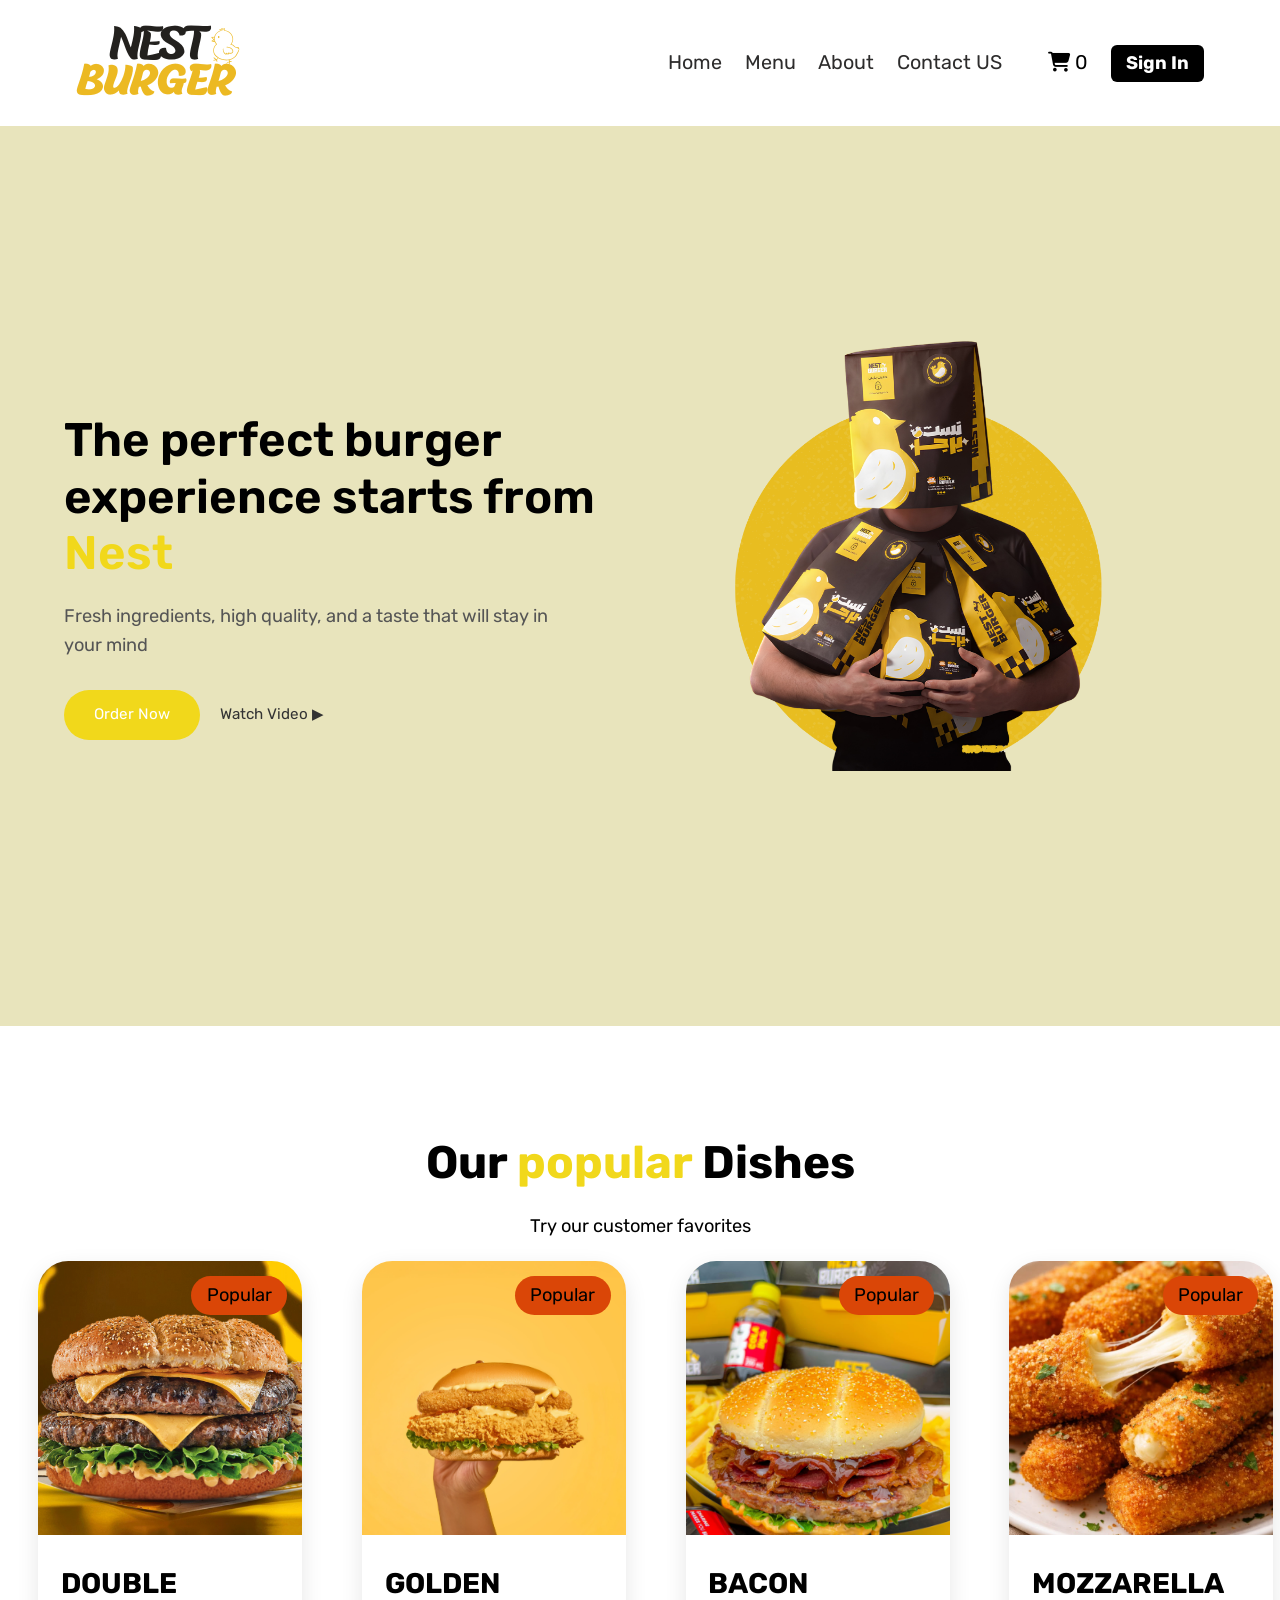
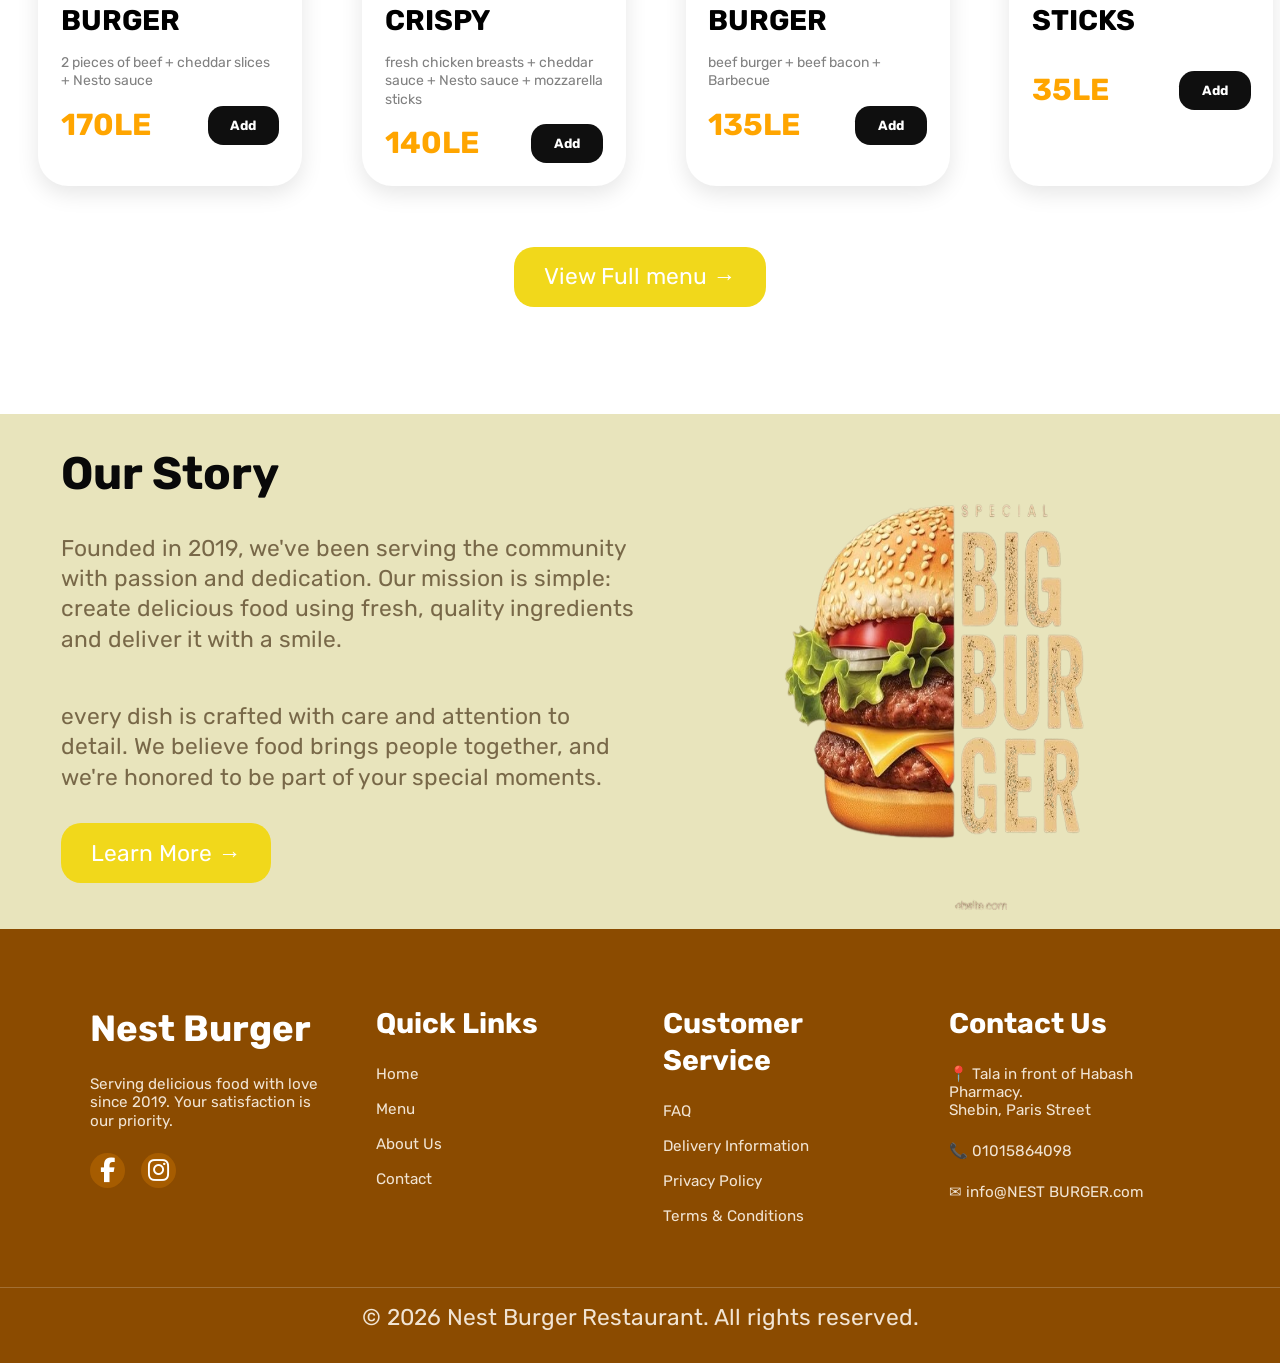
<file: index.html>
<!doctype html>
<html lang="en">
  <head>
    <meta charset="UTF-8" />
    <meta name="viewport" content="width=device-width, initial-scale=1.0" />
    <link rel="icon" type="image/x-icon" href="image/logo.png" />
    <link rel="stylesheet" href="styles/style.css" />
    <script src="./main.js" defer></script>
    <link
      rel="stylesheet"
      href="https://cdnjs.cloudflare.com/ajax/libs/font-awesome/6.5.0/css/all.min.css"
    />
    <title>Nest Burger</title>
  </head>
  <body>
    <div class="container">
      <header class="header">
        <div class="logoContent">
          <img class="logo" src="image/NESTO (1).png" alt="logo website" />
        </div>
        <div class="links" id="navLinks">
          <a class="links__link" href="#home">Home</a>
          <a class="links__link" href="menu.html">Menu</a>
          <a class="links__link" href="About.html">About</a>
          <a class="links__link" href="Contact.html">Contact US</a>
          <div class="cart-icon" onclick="goToCart()">
            <i class="fa-solid fa-cart-shopping"></i>
            <span id="cartCount">0</span>
          </div>

          <button class="signin-btn" onclick="goToLogin()">Sign In</button>

          <script>
            function goToLogin() {
              window.location.href = "login.html";
            }
          </script>
        </div>
      </header>
      <section class="text1" id="home">
        <div class="column1">
          <div>
            <h1 class="pargraph">
              The perfect burger experience starts from
              <span class="Food"> Nest</span>
            </h1>

            <p class="desc">
              Fresh ingredients, high quality, and a taste that will stay in
              your mind
            </p>

            <div class="buttons">
              <a href="menu.html" class="order">Order Now</a>
              <a
                href="https://www.facebook.com/share/r/18ZE9vths9/"
                class="watch"
                >Watch Video ▶</a
              >
            </div>
          </div>
        </div>

        <div class="column2">
          <div class="img-wrapper">
            <img src="image/pic11.png" class="img-boy" />
          </div>
        </div>
      </section>

      <section class="popular">
        <div class="popular__content">
          <h2 class="popular__h2">
            Our <span class="Food">popular</span> Dishes
          </h2>
          <p class="popular__p">Try our customer favorites</p>
        </div>
        <div class="pouplar__imag container1">
          <div class="card">
            <div class="image">
              <img src="image/Screenshot 2026-04-23 194233.png" alt="" />
              <span class="badge">Popular</span>
            </div>
            <div class="content">
              <h3>DOUBLE BURGER</h3>
              <p>2 pieces of beef + cheddar slices + Nesto sauce</p>
              <div class="bottom">
                <span class="price">170LE</span>
                <button onclick="addToCart(this)">Add</button>
              </div>
            </div>
          </div>

          <div class="card">
            <div class="image">
              <img src="image/Screenshot 2026-04-23 194124.png" alt="" />
              <span class="badge">Popular</span>
            </div>
            <div class="content">
              <h3>GOLDEN CRISPY</h3>
              <p>
                fresh chicken breasts + cheddar sauce + Nesto sauce + mozzarella
                sticks
              </p>
              <div class="bottom">
                <span class="price">140LE</span>
                <button onclick="addToCart(this)">Add</button>
              </div>
            </div>
          </div>

          <div class="card">
            <div class="image">
              <img src="image/Screenshot 2026-04-23 194158.png" alt="" />
              <span class="badge">Popular</span>
            </div>
            <div class="content">
              <h3>BACON BURGER</h3>
              <p>beef burger + beef bacon + Barbecue</p>
              <div class="bottom">
                <span class="price">135LE</span>
                <button onclick="addToCart(this)">Add</button>
              </div>
            </div>
          </div>

          <div class="card">
            <div class="image">
              <img
                src="image/Crispy Mozzarella Sticks 2026 _ Ultimate Cheese Pull Fast Food Snack Close-Up.jpg"
                alt=""
              />
              <span class="badge">Popular</span>
            </div>
            <div class="content">
              <h3>MOZZARELLA STICKS</h3>
              <br />

              <div class="bottom">
                <span class="price">35LE</span>
                <button onclick="addToCart(this)">Add</button>
              </div>
            </div>
          </div>
        </div>
        <div class="View__menu">
          <a href="menu.html" class="popular__link"
            >View Full menu <span class="arrow__menu">→</span></a
          >
        </div>
      </section>

      <section class="story">
        <div class="story__content">
          <h2 class="story__h2">Our Story</h2>
          <p class="story__p">
            Founded in 2019, we've been serving the community with passion and
            dedication. Our mission is simple: create delicious food using
            fresh, quality ingredients and deliver it with a smile.
          </p>
          <br />
          <p class="story__p">
            every dish is crafted with care and attention to detail. We believe
            food brings people together, and we're honored to be part of your
            special moments.
          </p>

          <a href="About.html" class="popular__link">
            Learn More <span class="arrow">→</span></a
          >
        </div>
        <div class="About__story__img">
          <img class="story__img" src="image/story1.png" />
        </div>
      </section>

      <footer class="footer">
        <div class="footer__content">
          <!-- COL 1 -->
          <div class="footer__col">
            <h2>Nest Burger</h2>
            <p>
              Serving delicious food with love since 2019. Your satisfaction is
              our priority.
            </p>

            <div class="social">
              <a href="https://www.facebook.com/nestburgereg"
                ><i class="fa-brands fa-facebook-f"></i
              ></a>

              <a
                href="https://www.instagram.com/nestburgereg?fbclid=IwY2xjawRetT1leHRuA2FlbQIxMABicmlkETFRQWN4d3VvRmhYd2dGQ2NJc3J0YwZhcHBfaWQQMjIyMDM5MTc4ODIwMDg5MgABHhnYh9oYg4Qmd0EId7X0Z_3O1UnzCYoUSy2dfSEflBR_VuxQcuTI4bplLcEa_aem_mdWqXwZXkEq5YWrZVXVkdQ"
                ><i class="fa-brands fa-instagram"></i
              ></a>
            </div>
          </div>

          <!-- COL 2 -->
          <div class="footer__col">
            <h3>Quick Links</h3>
            <ul>
              <li><a href="index.html">Home</a></li>
              <li><a href="menu.html">Menu</a></li>
              <li><a href="About.html">About Us</a></li>
              <li><a href="Contact.html">Contact</a></li>
            </ul>
          </div>

          <!-- COL 3 -->
          <div class="footer__col">
            <h3>Customer Service</h3>
            <ul>
              <li><a href="#">FAQ</a></li>
              <li><a href="#">Delivery Information</a></li>
              <li><a href="#">Privacy Policy</a></li>
              <li><a href="#">Terms & Conditions</a></li>
            </ul>
          </div>

          <!-- COL 4 -->
          <div class="footer__col4">
            <h3>Contact Us</h3>
            <p>
              📍 Tala in front of Habash Pharmacy.<br />
              Shebin, Paris Street
            </p>
            <p>📞 01015864098</p>
            <p>✉ info@NEST BURGER.com</p>
          </div>
        </div>

        <div class="footer__bottom">
          <p>© 2026 Nest Burger Restaurant. All rights reserved.</p>
        </div>
      </footer>
    </div>
  </body>
</html>
</file>
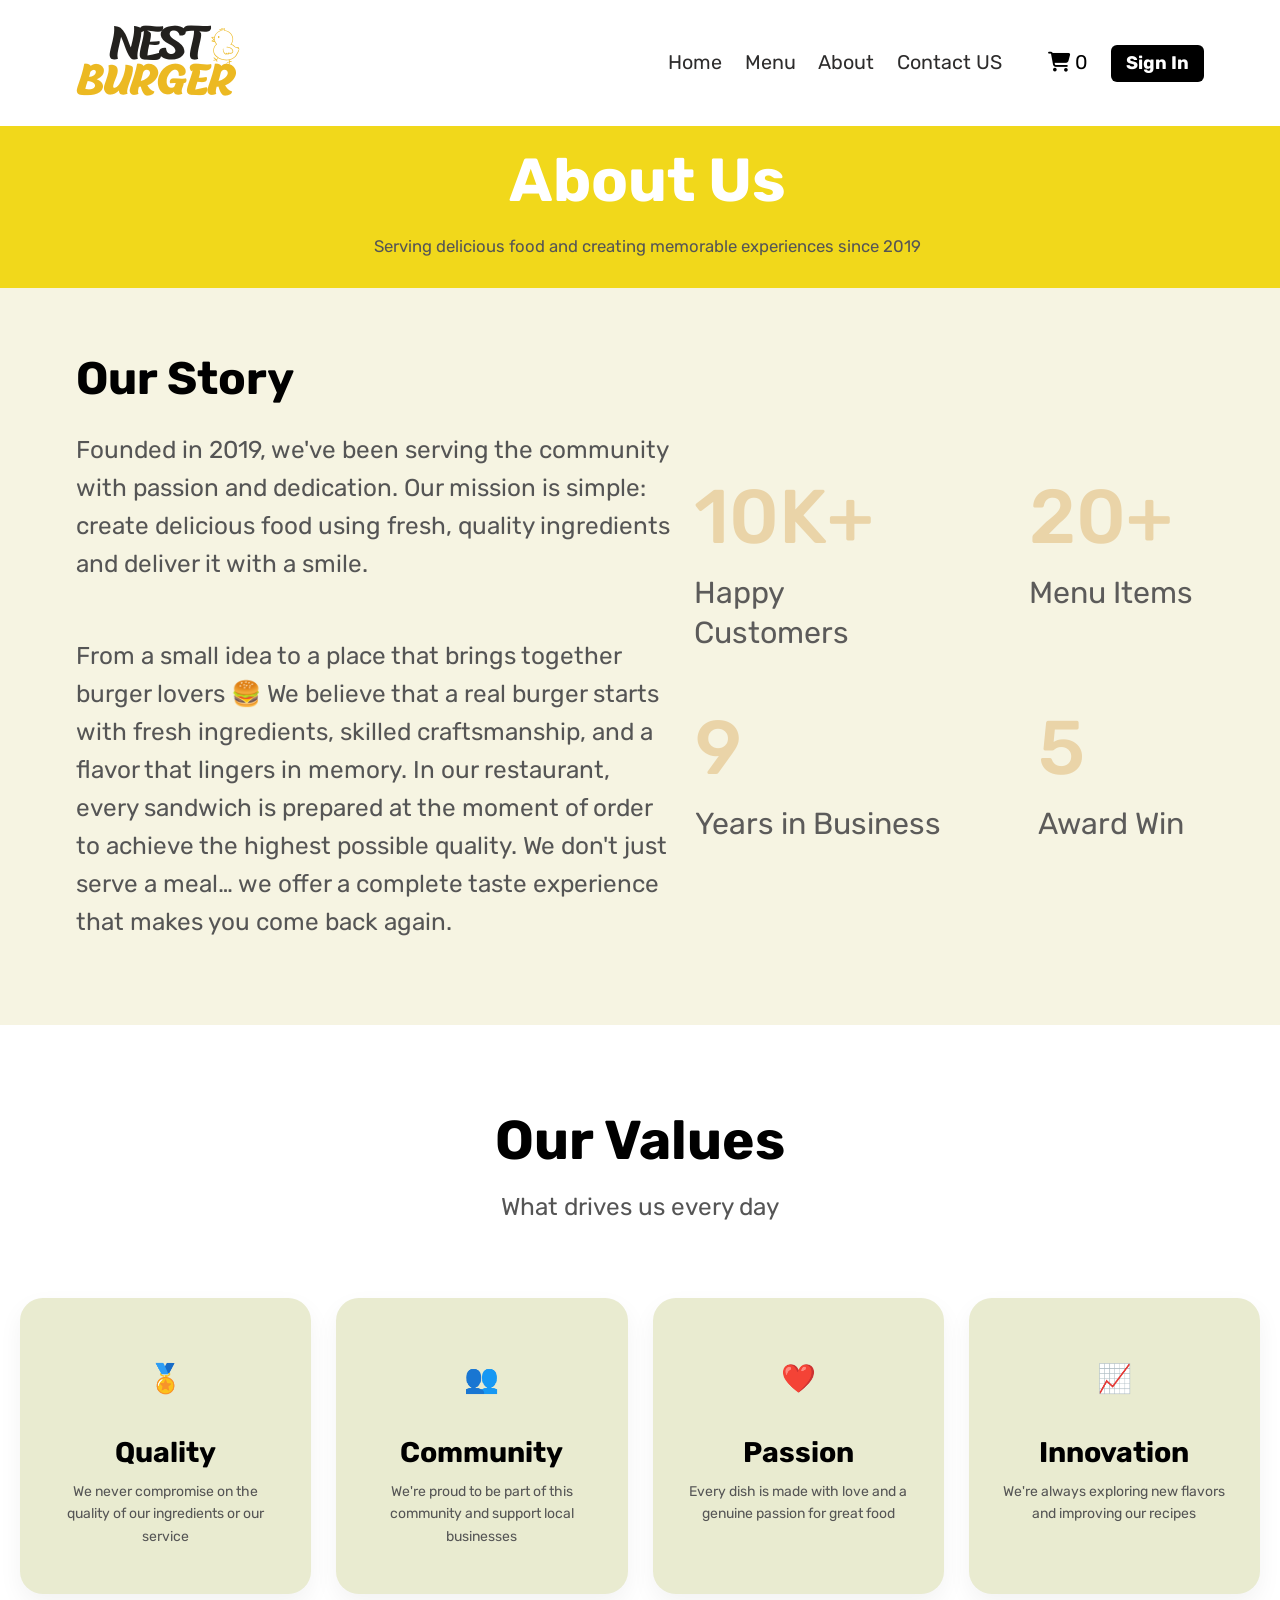
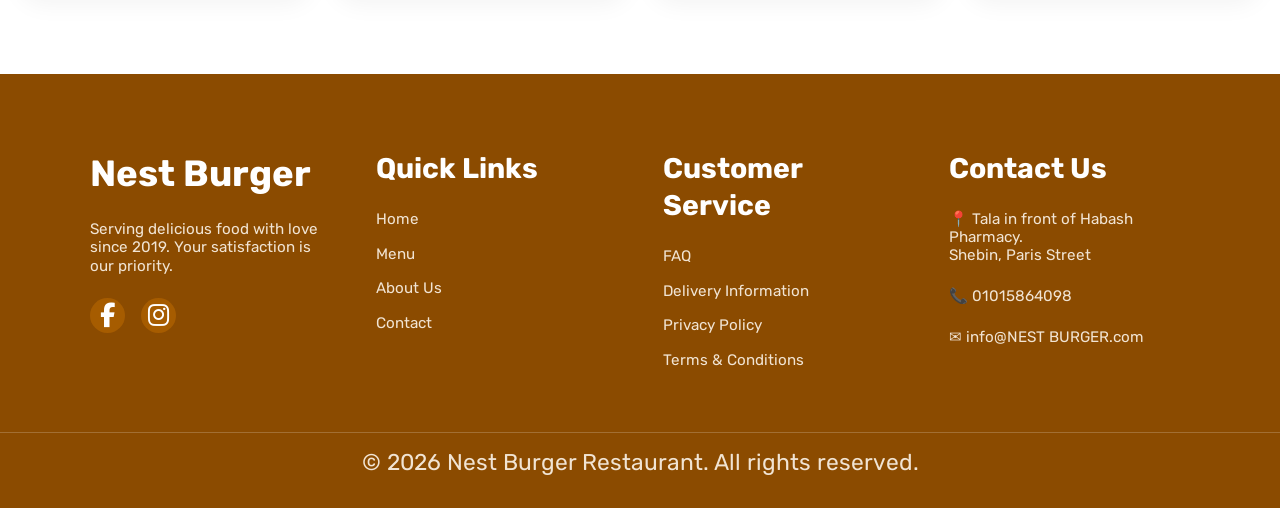
<file: About.html>
<!doctype html>
<html lang="en">
  <head>
    <meta charset="UTF-8" />
    <meta name="viewport" content="width=device-width, initial-scale=1.0" />
    <link rel="icon" type="image/x-icon" href="image/logo.png" />
    <link
      rel="stylesheet"
      href="https://cdnjs.cloudflare.com/ajax/libs/font-awesome/6.5.0/css/all.min.css"
    />
    <link rel="stylesheet" href="styles/style.css" />
    <script src="/main.js" defer></script>
    <title>Nest Burger</title>
  </head>
  <body>
    <div class="container">
      <header class="header">
        <div class="logoContent">
          <img class="logo" src="image/NESTO (1).png" alt="logo website" />
        </div>
        <div class="links">
          <a class="links__link" href="index.html">Home</a>
          <a class="links__link" href="menu.html">Menu</a>
          <a class="links__link" href="About.html">About</a>
          <a class="links__link" href="Contact.html">Contact US</a>
          <div class="cart-icon" onclick="goToCart()">
            <i class="fa-solid fa-cart-shopping"></i>
            <span id="cartCount">0</span>
          </div>

          <button class="signin-btn" onclick="goToLogin()">Sign In</button>

          <script>
            function goToLogin() {
              window.location.href = "login.html";
            }
          </script>
        </div>
      </header>

      <section class="about__us">
        <div class="about__text">
          <h2 class="about__h2">About Us</h2>

          <p class="about__p">
            Serving delicious food and creating memorable experiences since 2019
          </p>
        </div>
      </section>
      <section class="About__story">
        <div class="About__story__content">
          <h2 class="About__story__h2">Our Story</h2>
          <p class="About__story__p">
            Founded in 2019, we've been serving the community with passion and
            dedication. Our mission is simple: create delicious food using
            fresh, quality ingredients and deliver it with a smile.
          </p>
          <br />
          <p class="About__story__p">
            From a small idea to a place that brings together burger lovers 🍔
            We believe that a real burger starts with fresh ingredients, skilled
            craftsmanship, and a flavor that lingers in memory. In our
            restaurant, every sandwich is prepared at the moment of order to
            achieve the highest possible quality. We don't just serve a meal… we
            offer a complete taste experience that makes you come back again.
          </p>
        </div>
        <div class="About__story__num">
          <div>
            <h3 class="num__h3">10K+</h3>
            <p class="num__p">Happy Customers</p>
          </div>
          <div>
            <h3 class="num__h3">20+</h3>
            <p class="num__p">Menu Items</p>
          </div>
          <div>
            <h3 class="num__h3">9</h3>
            <p class="num__p">Years in Business</p>
          </div>
          <div>
            <h3 class="num__h3">5</h3>
            <p class="num__p">Award Win</p>
          </div>
        </div>
      </section>

      <section class="values">
        <div class="container">
          <h2 class="values__title">Our Values</h2>
          <p class="values__subtitle">What drives us every day</p>

          <div class="values__cards">
            <div class="card__About">
              <div class="card__icon">🏅</div>
              <h3>Quality</h3>
              <p>
                We never compromise on the quality of our ingredients or our
                service
              </p>
            </div>

            <div class="card__About">
              <div class="card__icon">👥</div>
              <h3>Community</h3>
              <p>
                We're proud to be part of this community and support local
                businesses
              </p>
            </div>

            <div class="card__About">
              <div class="card__icon">❤️</div>
              <h3>Passion</h3>
              <p>
                Every dish is made with love and a genuine passion for great
                food
              </p>
            </div>

            <div class="card__About">
              <div class="card__icon">📈</div>
              <h3>Innovation</h3>
              <p>
                We're always exploring new flavors and improving our recipes
              </p>
            </div>
          </div>
        </div>
      </section>

      <footer class="footer">
        <div class="footer__content">
          <!-- COL 1 -->
          <div class="footer__col">
            <h2>Nest Burger</h2>
            <p>
              Serving delicious food with love since 2019. Your satisfaction is
              our priority.
            </p>

            <div class="social">
              <a href="https://www.facebook.com/nestburgereg"
                ><i class="fa-brands fa-facebook-f"></i
              ></a>

              <a
                href="https://www.instagram.com/nestburgereg?fbclid=IwY2xjawRetT1leHRuA2FlbQIxMABicmlkETFRQWN4d3VvRmhYd2dGQ2NJc3J0YwZhcHBfaWQQMjIyMDM5MTc4ODIwMDg5MgABHhnYh9oYg4Qmd0EId7X0Z_3O1UnzCYoUSy2dfSEflBR_VuxQcuTI4bplLcEa_aem_mdWqXwZXkEq5YWrZVXVkdQ"
                ><i class="fa-brands fa-instagram"></i
              ></a>
            </div>
          </div>

          <!-- COL 2 -->
          <div class="footer__col">
            <h3>Quick Links</h3>
            <ul>
              <li><a href="index.html">Home</a></li>
              <li><a href="menu.html">Menu</a></li>
              <li><a href="About.html">About Us</a></li>
              <li><a href="Contact.html">Contact</a></li>
            </ul>
          </div>

          <!-- COL 3 -->
          <div class="footer__col">
            <h3>Customer Service</h3>
            <ul>
              <li><a href="#">FAQ</a></li>
              <li><a href="#">Delivery Information</a></li>
              <li><a href="#">Privacy Policy</a></li>
              <li><a href="#">Terms & Conditions</a></li>
            </ul>
          </div>

          <!-- COL 4 -->
          <div class="footer__col4">
            <h3>Contact Us</h3>
            <p>
              📍 Tala in front of Habash Pharmacy.<br />
              Shebin, Paris Street
            </p>
            <p>📞 01015864098</p>
            <p>✉ info@NEST BURGER.com</p>
          </div>
        </div>

        <div class="footer__bottom">
          <p>© 2026 Nest Burger Restaurant. All rights reserved.</p>
        </div>
      </footer>
    </div>
  </body>
</html>
</file>
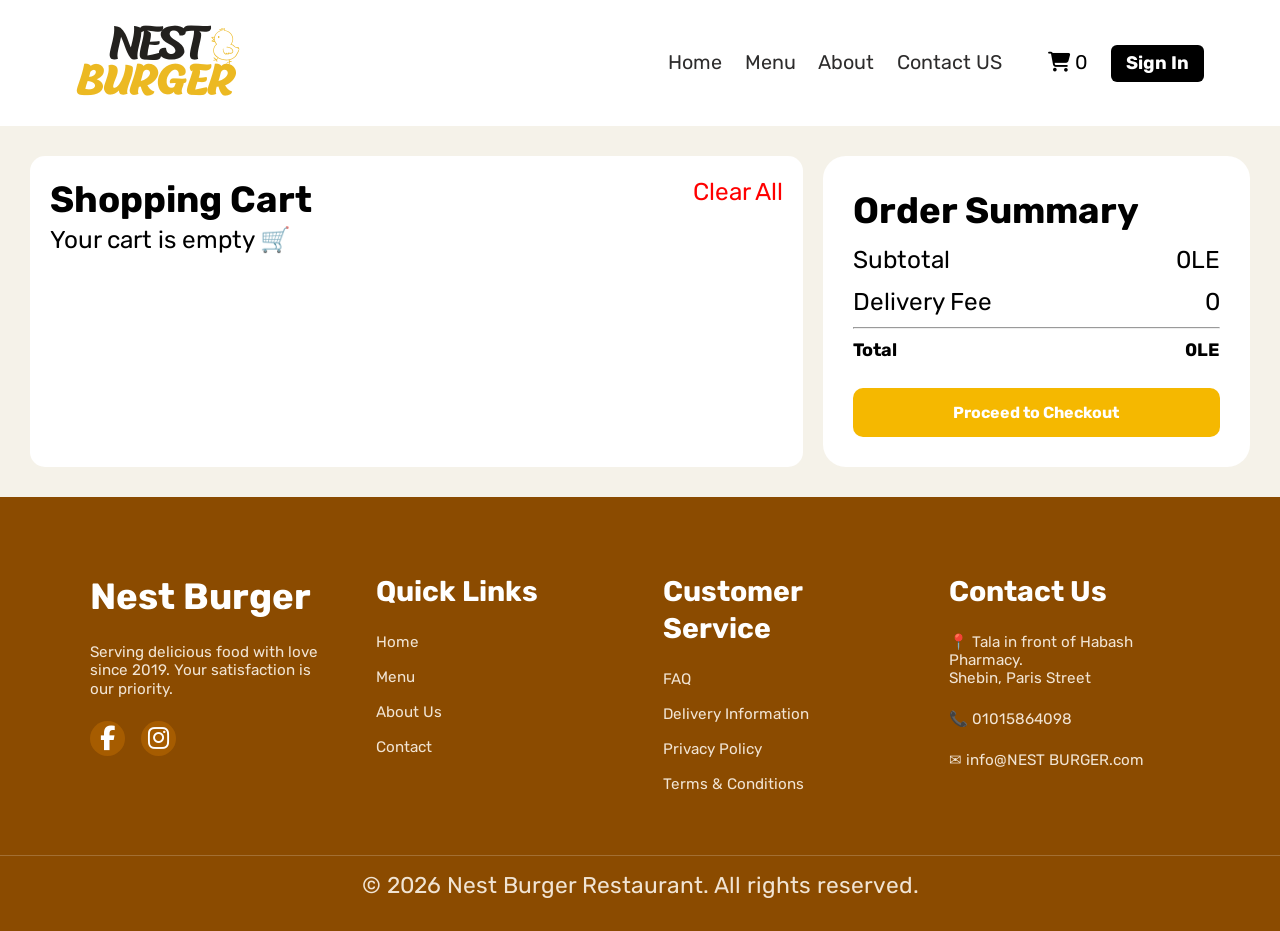
<file: cart.html>
<!doctype html>
<html lang="en">
  <head>
    <meta charset="UTF-8" />
    <meta name="viewport" content="width=device-width, initial-scale=1.0" />
   <link rel="icon" type="image/x-icon" href="image/logo.png" />
    <link rel="stylesheet" href="styles/style.css" />
    <script src="./cart.js" defer></script>
    <link
      rel="stylesheet"
      href="https://cdnjs.cloudflare.com/ajax/libs/font-awesome/6.5.0/css/all.min.css"
    />
    <title>Nest Burger</title>
  </head>
  <body>
    <div class="container">
      <header class="header">
        <div class="logoContent">
          <img class="logo" src="image/NESTO (1).png" alt="logo website" />
        </div>
      
        <div class="links" id="navLinks">
          <a class="links__link" href="index.html">Home</a>
          <a class="links__link" href="menu.html">Menu</a>
          <a class="links__link" href="About.html">About</a>
          <a class="links__link" href="Contact.html">Contact US</a>


            <div class="cart-icon" onclick="goToCart()">
            <i class="fa-solid fa-cart-shopping"></i>
            <span id="cartCount">0LE</span>
          </div>

          <button class="signin-btn" onclick="goToLogin()">Sign In</button>

          <script>
            function goToLogin() {
              window.location.href = "login.html";
            }
          </script>
        </div>
      </header>

<div class="cart-container">

  <div class="cart-left">
    <div class="top">
      <h2>Shopping Cart</h2>
      <span onclick="clearCart()" class="clear">Clear All</span>
    </div>

    <div id="cartItems"></div>
  </div>

  <div class="cart-right">
    <h2>Order Summary</h2>

    <div class="row">
      <span>Subtotal</span>
      <span id="subtotal">0LE</span>
    </div>

    <div class="row">
      <span>Delivery Fee</span>
      <span id="deliveryFee">0</span>
    </div>

 

    <hr>

    <div class="row total">
      <span>Total</span>
      <span id="total">0LE</span>
    </div>

    <button onclick="checkout()" class="checkout-btn">
      Proceed to Checkout
    </button>
  </div>

</div>
  <footer class="footer">
        <div class="footer__content">
          <!-- COL 1 -->
          <div class="footer__col">
            <h2>Nest Burger</h2>
            <p>
              Serving delicious food with love since 2019. Your satisfaction is
              our priority.
            </p>

            <div class="social">
              <a href="https://www.facebook.com/nestburgereg"
                ><i class="fa-brands fa-facebook-f"></i
              ></a>

              <a
                href="https://www.instagram.com/nestburgereg?fbclid=IwY2xjawRetT1leHRuA2FlbQIxMABicmlkETFRQWN4d3VvRmhYd2dGQ2NJc3J0YwZhcHBfaWQQMjIyMDM5MTc4ODIwMDg5MgABHhnYh9oYg4Qmd0EId7X0Z_3O1UnzCYoUSy2dfSEflBR_VuxQcuTI4bplLcEa_aem_mdWqXwZXkEq5YWrZVXVkdQ"
                ><i class="fa-brands fa-instagram"></i
              ></a>
            </div>
          </div>

          <!-- COL 2 -->
          <div class="footer__col">
            <h3>Quick Links</h3>
            <ul>
              <li><a href="index.html">Home</a></li>
              <li><a href="menu.html">Menu</a></li>
              <li><a href="About.html">About Us</a></li>
              <li><a href="Contact.html">Contact</a></li>
            </ul>
          </div>

          <!-- COL 3 -->
          <div class="footer__col">
            <h3>Customer Service</h3>
            <ul>
              <li><a href="#">FAQ</a></li>
              <li><a href="#">Delivery Information</a></li>
              <li><a href="#">Privacy Policy</a></li>
              <li><a href="#">Terms & Conditions</a></li>
            </ul>
          </div>

          <!-- COL 4 -->
          <div class="footer__col4">
            <h3>Contact Us</h3>
            <p>
              📍 Tala in front of Habash Pharmacy.<br />
              Shebin, Paris Street
            </p>
            <p>📞 01015864098</p>
            <p>✉ info@NEST BURGER.com</p>
          </div>
        </div>

        <div class="footer__bottom">
          <p>© 2026 Nest Burger Restaurant. All rights reserved.</p>
        </div>
      </footer>




</div>




    </div>
  </body>
</html>
</file>
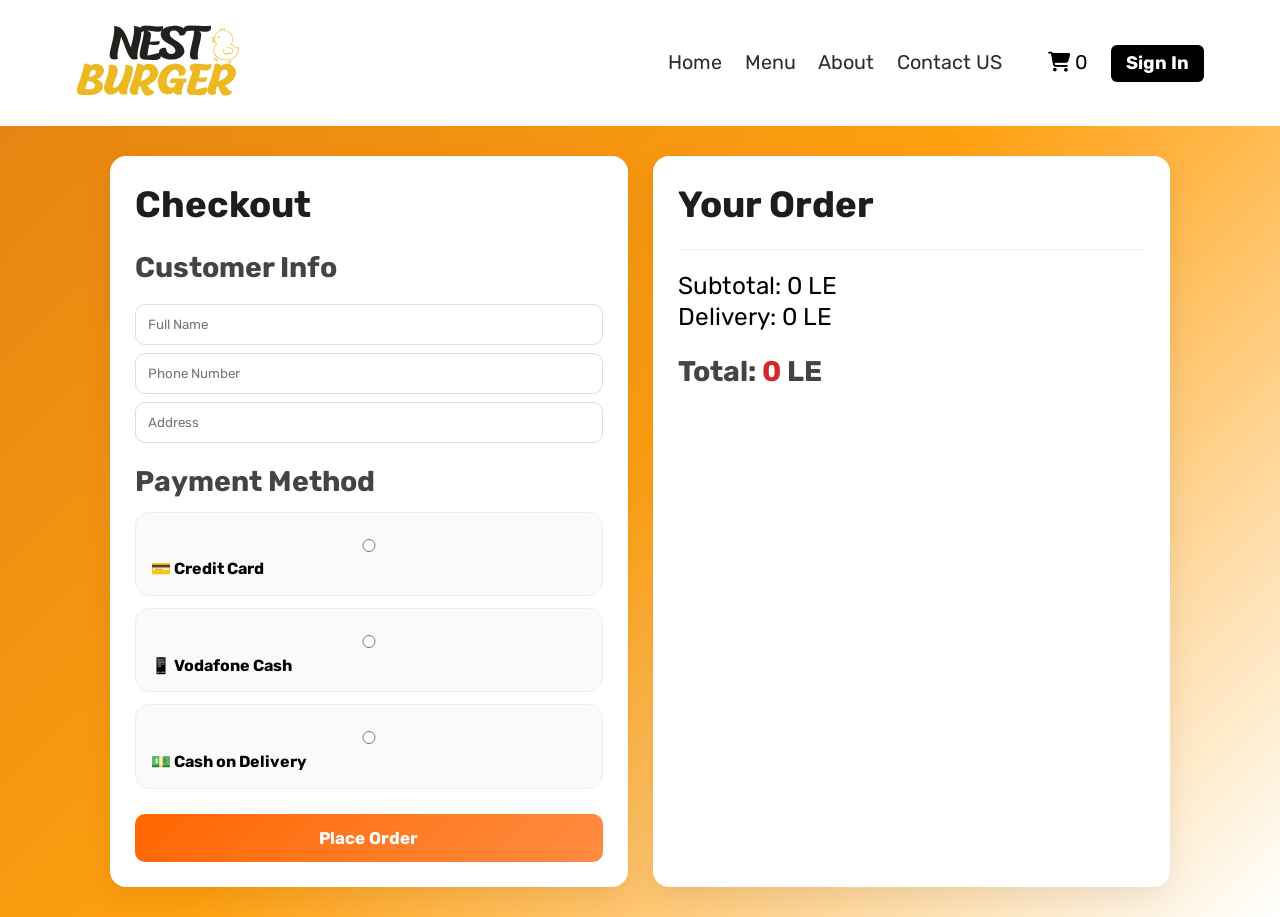
<file: checkout.html>
<!doctype html>
<html lang="en">
  <head>
    <meta charset="UTF-8" />
    <meta name="viewport" content="width=device-width, initial-scale=1.0" />
    <link rel="icon" type="image/x-icon" href="image/logo.png" />
    <link rel="stylesheet" href="styles/style.css" />
    <script src="./checkout.js" defer></script>
    <link
      rel="stylesheet"
      href="https://cdnjs.cloudflare.com/ajax/libs/font-awesome/6.5.0/css/all.min.css"
    />
    <title>Checkout</title>

    <style>
      body {
        font-family: Arial, sans-serif;
        /* background: linear-gradient(135deg, #db871f, #000000bf); */

        background: linear-gradient(-45deg, #ffffff, #ffa010, #e38112);
      }

      .container {
        max-width: 1100px;
        margin: auto;
        padding: 30px 20px;
      }

      .checkout {
        display: flex;
        gap: 25px;
        flex-wrap: wrap;
      }

      .box {
        background: #ffffff;
        padding: 25px;
        border-radius: 16px;
        flex: 1;
        box-shadow: 0 10px 30px rgba(0, 0, 0, 0.08);
        transition: 0.3s;
      }

      .box:hover {
        transform: translateY(-3px);
      }

      h2 {
        margin-bottom: 15px;
        color: #1d1d1d;
      }

      h3 {
        margin-top: 20px;
        margin-bottom: 10px;
        color: #444;
      }

      input {
        width: 100%;
        padding: 12px;
        margin-top: 8px;
        border-radius: 10px;
        border: 1px solid #ddd;
        transition: 0.3s;
      }

      input:focus {
        border-color: #ff6600;
        outline: none;
        box-shadow: 0 0 5px rgba(255, 102, 0, 0.3);
      }

      .row {
        display: flex;
        gap: 10px;
      }

      /* PAYMENT */
      .method-card {
        display: block;
        border: 1px solid #eee;
        border-radius: 14px;
        padding: 15px;
        margin-top: 12px;
        cursor: pointer;
        transition: 0.3s;
        background: #fafafa;
      }

      .method-card:hover {
        border-color: #ff6600;
        background: #fff3e6;
      }

      .method-card.active {
        border: 2px solid #ff6600;
        background: #fff3e6;
      }

      .method-header {
        font-weight: bold;
        font-size: 16px;
      }

      .method-form {
        max-height: 0;
        overflow: hidden;
        transition: 0.4s;
      }

      .method-card.active .method-form {
        max-height: 200px;
        margin-top: 10px;
      }

      /* ORDER */
      .order-item {
        display: flex;
        justify-content: space-between;
        margin: 12px 0;
        font-size: 15px;
      }

      hr {
        margin: 20px 0;
        border: none;
        height: 1px;
        background: #eee;
      }

      /* TOTAL */
      h3 span {
        color: #d62828;
      }

      /* BUTTON */
      .button__place {
        width: 100%;
        padding: 14px;
        margin-top: 25px;
        background: linear-gradient(135deg, #ff6600, #ff8c42);
        color: #fff;
        border: none;
        border-radius: 10px;
        font-size: 17px;
        font-weight: bold;
        cursor: pointer;
        transition: 0.3s;
      }

      .button__place:hover {
        transform: scale(1.03);
        box-shadow: 0 8px 20px rgba(255, 102, 0, 0.4);
      }

      /* RESPONSIVE */
      @media (max-width: 768px) {
        .checkout {
          flex-direction: column;
        }
      }
    </style>
  </head>

  <body>
    <header class="header">
      <div class="logoContent">
        <img class="logo" src="image/NESTO (1).png" alt="logo website" />
      </div>
      <div class="links">
        <a class="links__link" href="index.html">Home</a>
        <a class="links__link" href="menu.html">Menu</a>
        <a class="links__link" href="About.html">About</a>
        <a class="links__link" href="Contact.html">Contact US</a>

        <div class="cart-icon" onclick="goToCart()">
          <i class="fa-solid fa-cart-shopping"></i>
          <span id="cartCount">0</span>
        </div>

        <button class="signin-btn" onclick="goToLogin()">Sign In</button>

        <script>
          function goToLogin() {
            window.location.href = "login.html";
          }
        </script>
      </div>
    </header>
    <div class="container">
      <div class="checkout">
        <!-- LEFT -->
        <div class="box">
          <form id="checkoutForm">
            <h2>Checkout</h2>

            <h3>Customer Info</h3>
            <input type="text" placeholder="Full Name" required />
            <input type="text" placeholder="Phone Number" required />
            <input type="text" placeholder="Address" required />

            <h3>Payment Method</h3>

            <!-- CARD -->
            <label class="method-card">
              <input
                type="radio"
                name="payment"
                value="card"
                onchange="selectMethod('card')"
              />
              <div class="method-header">💳 Credit Card</div>

              <div class="method-form">
                <input type="text" placeholder="Card Number" />
                <div class="row">
                  <input type="text" placeholder="MM/YY" />
                  <input type="text" placeholder="CVV" />
                </div>
              </div>
            </label>

            <!-- VODAFONE -->
            <label class="method-card">
              <input
                type="radio"
                name="payment"
                value="vodafone"
                onchange="selectMethod('vodafone')"
              />
              <div class="method-header">📱 Vodafone Cash</div>

              <div class="method-form">
                <input type="text" placeholder="Phone Number" />
                <input type="text" placeholder="Transaction Code" />
              </div>
            </label>

            <!-- CASH -->
            <label class="method-card">
              <input
                type="radio"
                name="payment"
                value="cash"
                onchange="selectMethod('cash')"
              />
              <div class="method-header">💵 Cash on Delivery</div>

              <div class="method-form">
                <p>Pay when your order arrives 🚚</p>
              </div>
            </label>

            <button class="button__place" type="submit">Place Order</button>
          </form>
        </div>

        <!-- RIGHT (ORDER SUMMARY) -->
        <div class="box">
          <h2>Your Order</h2>

          <div id="summaryItems"></div>

          <hr />

          <p>Subtotal: <span id="subtotal">0</span> LE</p>
          <p>Delivery: <span id="delivery">0</span> LE</p>
          <h3>Total: <span id="total">0</span> LE</h3>
        </div>
      </div>
    </div>
  </body>
</html>
</file>
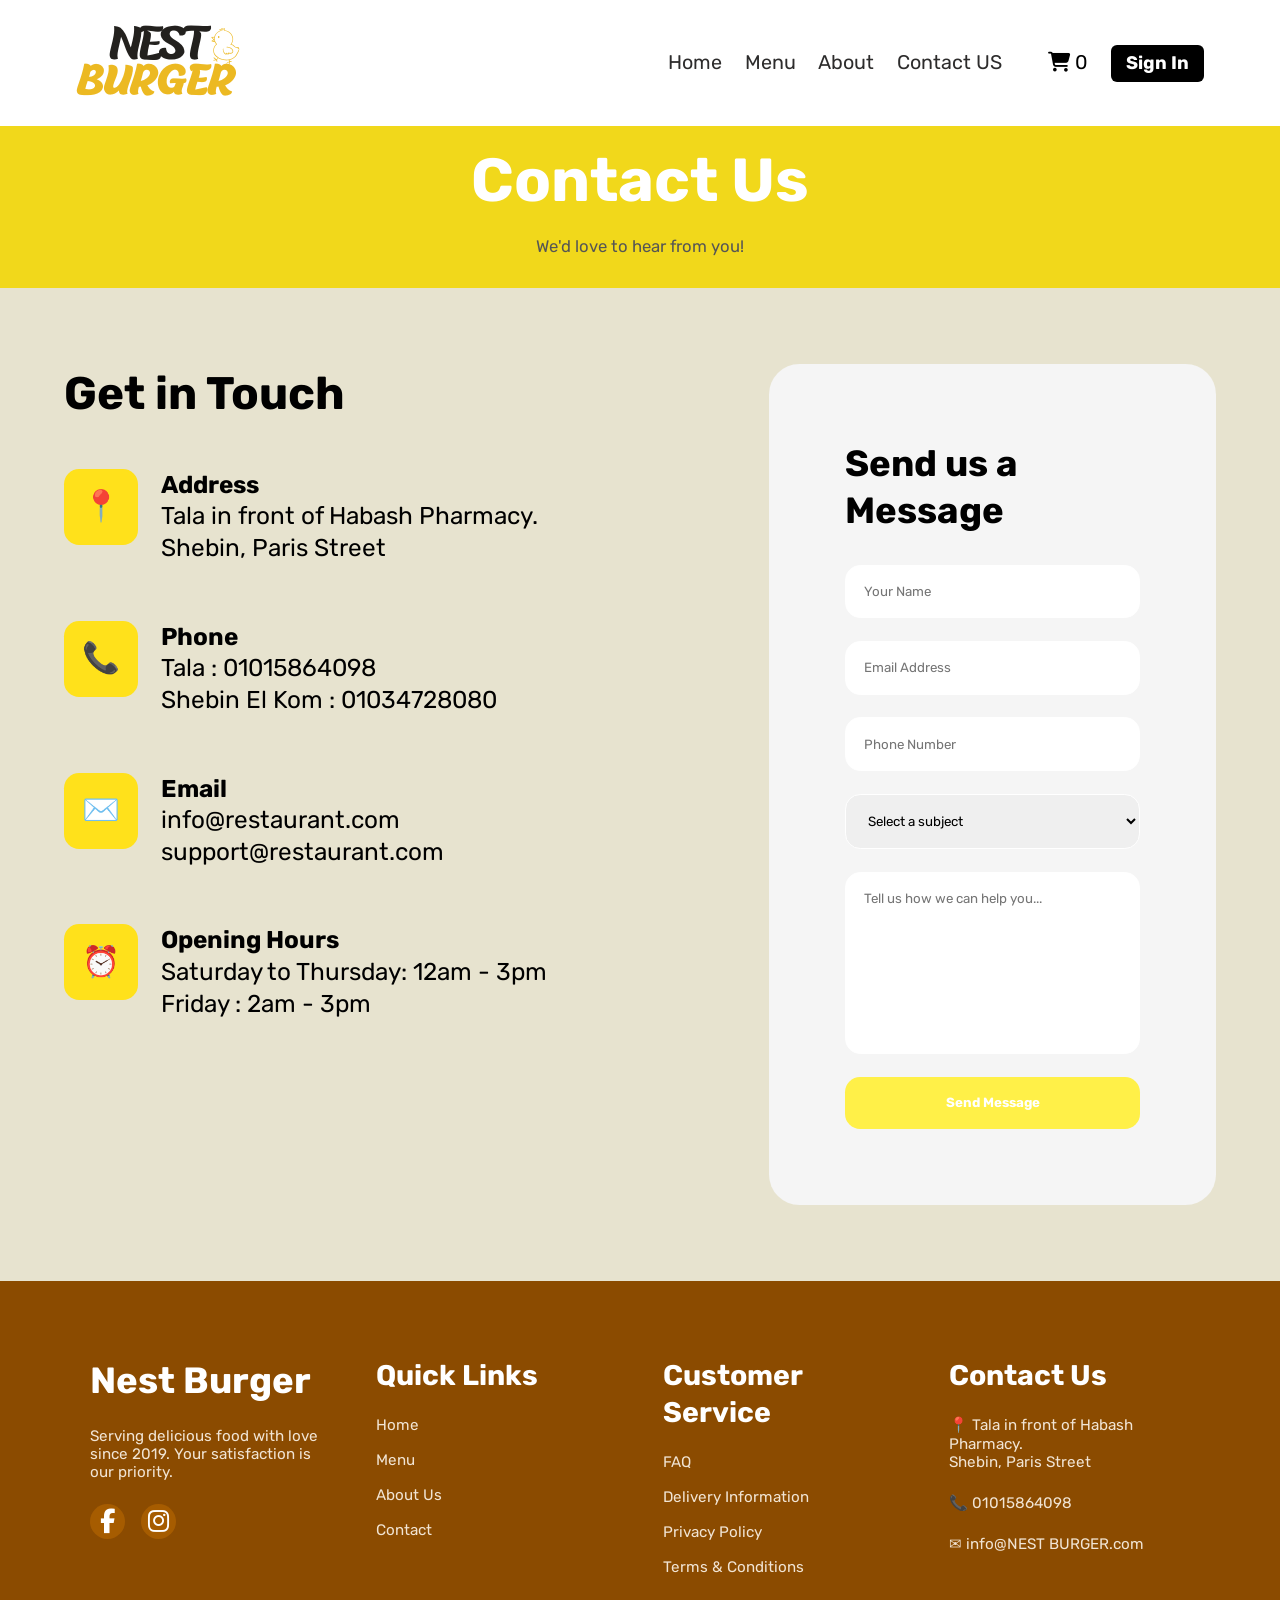
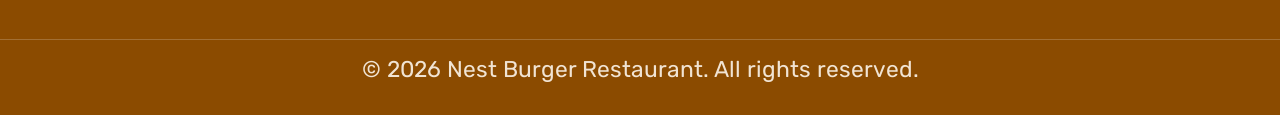
<file: Contact.html>
<!doctype html>
<html lang="en">
  <head>
    <meta charset="UTF-8" />
    <meta name="viewport" content="width=device-width, initial-scale=1.0" />
<link rel="icon" type="image/x-icon" href="image/logo.png" />
    <link rel="stylesheet" href="styles/style.css" />
    <script src="./main.js" defer></script>
    <link
      rel="stylesheet"
      href="https://cdnjs.cloudflare.com/ajax/libs/font-awesome/6.5.0/css/all.min.css"
    />
    <script src="/main.js" defer></script>
    <title>Nest Burger</title>
  </head>
  <body>

<body>



    <div class="container">
      <header class="header">
        <div class="logoContent">
          <img class="logo" src="image/NESTO (1).png" alt="logo website" />
        </div>
        <div class="links">
          <a class="links__link" href="index.html">Home</a>
          <a class="links__link" href="menu.html">Menu</a>
          <a class="links__link" href="About.html">About</a>
          <a class="links__link" href="Contact.html">Contact US</a>


  <div class="cart-icon" onclick="goToCart()">
            <i class="fa-solid fa-cart-shopping"></i>
            <span id="cartCount">0</span>
          </div>


          <button class="signin-btn" onclick="goToLogin()">Sign In</button>
          <div class="burger" onclick="toggleMenu()">
            <i class="fa-solid fa-bars"></i>
          </div>
          <script>
            function goToLogin() {
              window.location.href = "login.html";
            }
          </script>
        </div>
      </header>

      <section class="Contact">
        <div class="Contact__text">
          <h2 class="about__h2">Contact Us</h2>

          <p class="about__p">We'd love to hear from you!</p>
        </div>
      </section>

      <section class="contact__all">
        <div class="contact__content">
          <!-- LEFT SIDE -->
          <div class="contact__info">
            <h2>Get in Touch</h2>

            <div class="info-box">
              <div class="icon">📍</div>
              <div>
                <h4>Address</h4>
                <p>
                  Tala in front of Habash Pharmacy.<br />
                  Shebin, Paris Street
                </p>
              </div>
            </div>

            <div class="info-box">
              <div class="icon">📞</div>
              <div>
                <h4>Phone</h4>
                <p>Tala : 01015864098 <br />Shebin El Kom : 01034728080</p>
              </div>
            </div>

            <div class="info-box">
              <div class="icon">✉️</div>
              <div>
                <h4>Email</h4>
                <p>info@restaurant.com<br />support@restaurant.com</p>
              </div>
            </div>

            <div class="info-box">
              <div class="icon">⏰</div>
              <div>
                <h4>Opening Hours</h4>
                <p>
                  Saturday to Thursday: 12am - 3pm<br />
                  Friday : 2am - 3pm
                </p>
              </div>
            </div>
          </div>

          <!-- RIGHT SIDE -->
          <div class="contact__form">
            <h2>Send us a Message</h2>

            <form>
              <input type="text" placeholder="Your Name" required />
              <input type="email" placeholder="Email Address" required />
              <input type="text" placeholder="Phone Number" />

              <select>
                <option>Select a subject</option>
                <option>Reservation</option>
                <option>Feedback</option>
                <option>Support</option>
                <option>Other</option>
              </select>

              <textarea placeholder="Tell us how we can help you..."></textarea>

              <button type="submit">Send Message</button>
            </form>
          </div>
        </div>
      </section>

      <footer class="footer">
        <div class="footer__content">
          <!-- COL 1 -->
          <div class="footer__col">
            <h2>Nest Burger</h2>
            <p>
              Serving delicious food with love since 2019. Your satisfaction is
              our priority.
            </p>

            <div class="social">
              <a href="https://www.facebook.com/nestburgereg"
                ><i class="fa-brands fa-facebook-f"></i
              ></a>

              <a
                href="https://www.instagram.com/nestburgereg?fbclid=IwY2xjawRetT1leHRuA2FlbQIxMABicmlkETFRQWN4d3VvRmhYd2dGQ2NJc3J0YwZhcHBfaWQQMjIyMDM5MTc4ODIwMDg5MgABHhnYh9oYg4Qmd0EId7X0Z_3O1UnzCYoUSy2dfSEflBR_VuxQcuTI4bplLcEa_aem_mdWqXwZXkEq5YWrZVXVkdQ"
                ><i class="fa-brands fa-instagram"></i
              ></a>
            </div>
          </div>

          <!-- COL 2 -->
          <div class="footer__col">
            <h3>Quick Links</h3>
            <ul>
              <li><a href="index.html">Home</a></li>
              <li><a href="menu.html">Menu</a></li>
              <li><a href="About.html">About Us</a></li>
              <li><a href="Contact.html">Contact</a></li>
            </ul>
          </div>

          <!-- COL 3 -->
          <div class="footer__col">
            <h3>Customer Service</h3>
            <ul>
              <li><a href="#">FAQ</a></li>
              <li><a href="#">Delivery Information</a></li>
              <li><a href="#">Privacy Policy</a></li>
              <li><a href="#">Terms & Conditions</a></li>
            </ul>
          </div>

          <!-- COL 4 -->
          <div class="footer__col4">
            <h3>Contact Us</h3>
            <p>
              📍 Tala in front of Habash Pharmacy.<br />
              Shebin, Paris Street
            </p>
            <p>📞 01015864098</p>
            <p>✉ info@NEST BURGER.com</p>
          </div>
        </div>

        <div class="footer__bottom">
          <p>© 2026 Nest Burger Restaurant. All rights reserved.</p>
        </div>
      </footer>


    </div>

  </body>
</html>
</file>
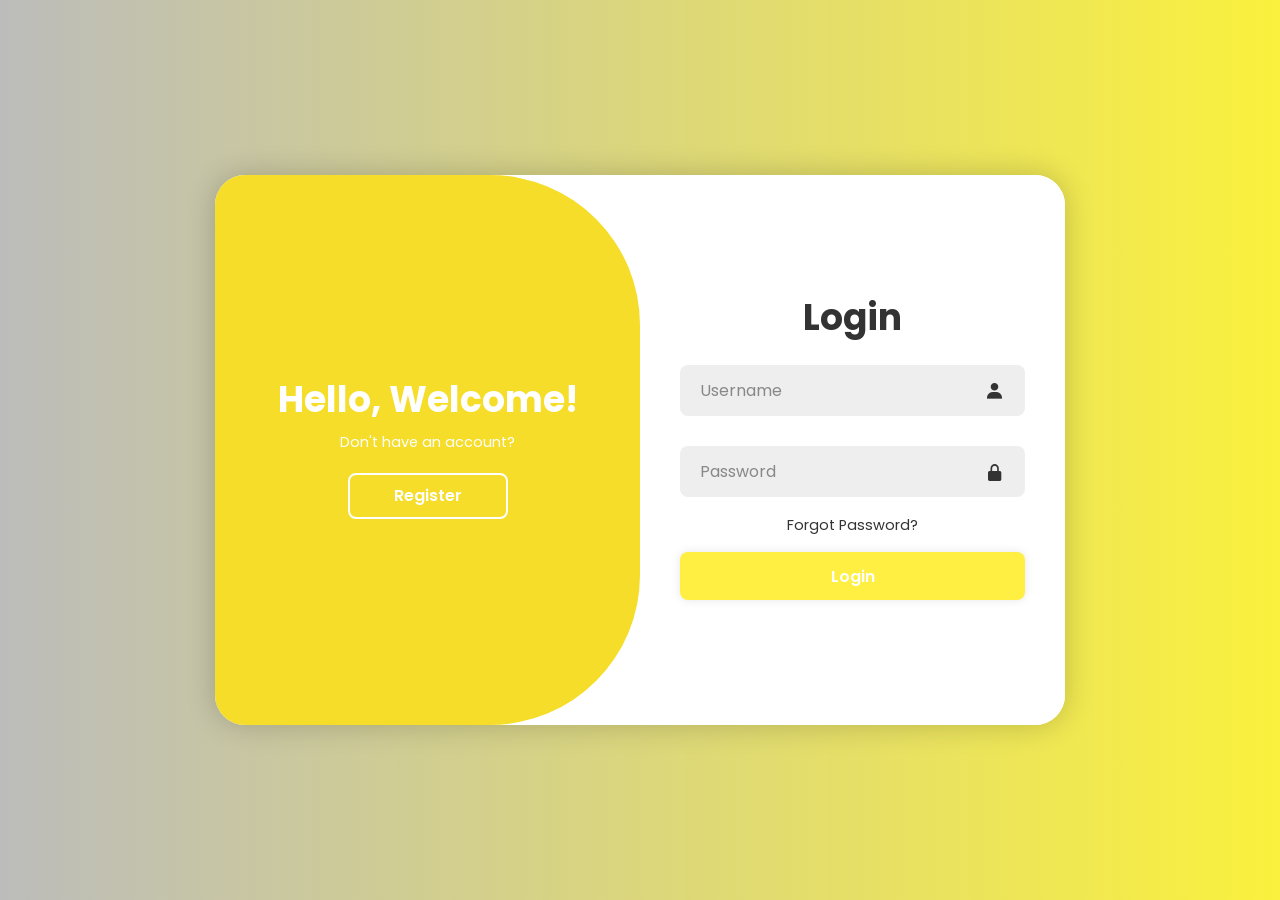
<file: login.html>
<!doctype html>
<html lang="en">
  <head>
    <meta charset="UTF-8" />
    <meta name="viewport" content="width=device-width, initial-scale=1.0" />
    <link rel="icon" type="image/x-icon" href="image/logo.png" />
    <title>Nest Burger</title>
    <script src="./login.js" defer></script>

    <link
      href="https://unpkg.com/boxicons@2.1.4/css/boxicons.min.css"
      rel="stylesheet"
    />
  </head>
  <style>
    @import url("https://fonts.googleapis.com/css2?family=Poppins:ital,wght@0,100;0,200;0,300;0,400;0,500;0,600;0,700;0,800;0,900;1,100;1,200;1,300;1,400;1,500;1,600;1,700;1,800;1,900&display=swap");

    * {
      margin: 0;
      padding: 0;
      box-sizing: border-box;
      font-family: "Poppins", sans-serif;
      text-decoration: none;
      list-style: none;
    }

    body {
      display: flex;
      justify-content: center;
      align-items: center;
      min-height: 100vh;
      background: linear-gradient(90deg, #bcbcbb, hsl(57, 95%, 61%));
    }

    .container {
      position: relative;
      width: 850px;
      height: 550px;
      background: #ffffff;
      margin: 20px;
      border-radius: 30px;
      box-shadow: 0 0 30px rgba(0, 0, 0, 0.2);
      overflow: hidden;
    }

    .container h1 {
      font-size: 36px;
      margin: -10px 0;
    }

    .container p {
      font-size: 14.5px;
      margin: 15px 0;
    }

    form {
      width: 100%;
    }

    .form-box {
      position: absolute;
      right: 0;
      width: 50%;
      height: 100%;
      background: #ffffff;
      display: flex;
      align-items: center;
      color: #333;
      text-align: center;
      padding: 40px;
      z-index: 1;
      transition:
        0.6s ease-in-out 1.2s,
        visibility 0s 1s;
    }

    .container.active .form-box {
      right: 50%;
    }

    .form-box.register {
      visibility: hidden;
    }
    .container.active .form-box.register {
      visibility: visible;
    }

    .input-box {
      position: relative;
      margin: 30px 0;
    }

    .input-box input {
      width: 100%;
      padding: 13px 50px 13px 20px;
      background: #eee;
      border-radius: 8px;
      border: none;
      outline: none;
      font-size: 16px;
      color: #333;
      font-weight: 500;
    }

    .input-box input::placeholder {
      color: #888;
      font-weight: 400;
    }

    .input-box i {
      position: absolute;
      right: 20px;
      top: 50%;
      transform: translateY(-50%);
      font-size: 20px;
    }

    .forgot-link {
      margin: -15px 0 15px;
    }
    .forgot-link a {
      font-size: 14.5px;
      color: #333;
    }

    .btn {
      width: 100%;
      height: 48px;
      background: hsl(55, 100%, 63%);
      border-radius: 8px;
      box-shadow: 0 0 10px rgba(0, 0, 0, 0.1);
      border: none;
      cursor: pointer;
      font-size: 16px;
      color: #fff;
      font-weight: 600;
    }

    .social-icons {
      display: flex;
      justify-content: center;
    }

    .social-icons a {
      display: inline-flex;
      padding: 10px;
      border: 2px solid #ccc;
      border-radius: 8px;
      font-size: 24px;
      color: #333;
      margin: 0 8px;
    }

    .toggle-box {
      position: absolute;
      width: 100%;
      height: 100%;
    }
    .toggle-box::before {
      content: "";
      position: absolute;
      left: -250%;
      width: 300%;
      height: 100%;
      background: hsl(53, 91%, 56%);
      /* border: 2px solid red; */
      border-radius: 150px;
      z-index: 2;
      transition: 1.8s ease-in-out;
    }

    .container.active .toggle-box::before {
      left: 50%;
    }

    .toggle-panel {
      position: absolute;
      width: 50%;
      height: 100%;
      /* background: seagreen; */
      color: #fff;
      display: flex;
      flex-direction: column;
      justify-content: center;
      align-items: center;
      z-index: 2;
      transition: 0.6s ease-in-out;
    }

    .toggle-panel.toggle-left {
      left: 0;
      transition-delay: 1.2s;
    }
    .container.active .toggle-panel.toggle-left {
      left: -50%;
      transition-delay: 0.6s;
    }

    .toggle-panel.toggle-right {
      right: -50%;
      transition-delay: 0.6s;
    }
    .container.active .toggle-panel.toggle-right {
      right: 0;
      transition-delay: 1.2s;
    }

    .toggle-panel p {
      margin-bottom: 20px;
    }

    .toggle-panel .btn {
      width: 160px;
      height: 46px;
      background: transparent;
      border: 2px solid #fff;
      box-shadow: none;
    }

    @media screen and (max-width: 650px) {
      .container {
        height: calc(100vh - 40px);
      }

      .form-box {
        bottom: 0;
        width: 100%;
        height: 70%;
      }

      .container.active .form-box {
        right: 0;
        bottom: 30%;
      }

      .toggle-box::before {
        left: 0;
        top: -270%;
        width: 100%;
        height: 300%;
        border-radius: 20vw;
      }

      .container.active .toggle-box::before {
        left: 0;
        top: 70%;
      }

      .container.active .toggle-panel.toggle-left {
        left: 0;
        top: -30%;
      }

      .toggle-panel {
        width: 100%;
        height: 30%;
      }
      .toggle-panel.toggle-left {
        top: 0;
      }
      .toggle-panel.toggle-right {
        right: 0;
        bottom: -30%;
      }

      .container.active .toggle-panel.toggle-right {
        bottom: 0;
      }
    }

    @media screen and (max-width: 400px) {
      .form-box {
        padding: 20px;
      }

      .toggle-panel h1 {
        font-size: 30px;
      }
    }
  </style>

  <body>
    <!-- credits to the writter @leonam-silva-de-souza -->
    <div class="container">
      <div class="form-box login">
        <form action="#">
          <h1>Login</h1>
          <div class="input-box">
            <input type="text" placeholder="Username" required />
            <i class="bx bxs-user"></i>
          </div>
          <div class="input-box">
            <input type="password" placeholder="Password" required />
            <i class="bx bxs-lock-alt"></i>
          </div>
          <div class="forgot-link">
            <a href="#" onclick="forgotPassword()">Forgot Password?</a>
          </div>
          <button type="submit" class="btn">Login</button>
        </form>
      </div>

      <div class="form-box register">
        <form action="#">
          <h1>Registration</h1>
          <div class="input-box">
            <input type="text" placeholder="Username" required />
            <i class="bx bxs-user"></i>
          </div>
          <div class="input-box">
            <input type="email" placeholder="Email" required />
            <i class="bx bxs-envelope"></i>
          </div>
          <div class="input-box">
            <input type="password" placeholder="Password" required />
            <i class="bx bxs-lock-alt"></i>
          </div>
          <button type="submit" class="btn">Register</button>
        </form>
      </div>

      <div class="toggle-box">
        <div class="toggle-panel toggle-left">
          <h1>Hello, Welcome!</h1>
          <p>Don't have an account?</p>
          <button class="btn register-btn">Register</button>
        </div>

        <div class="toggle-panel toggle-right">
          <h1>Welcome Back!</h1>
          <p>Already have an account?</p>
          <button class="btn login-btn">Login</button>
        </div>
      </div>
    </div>
  </body>
</html>
</file>
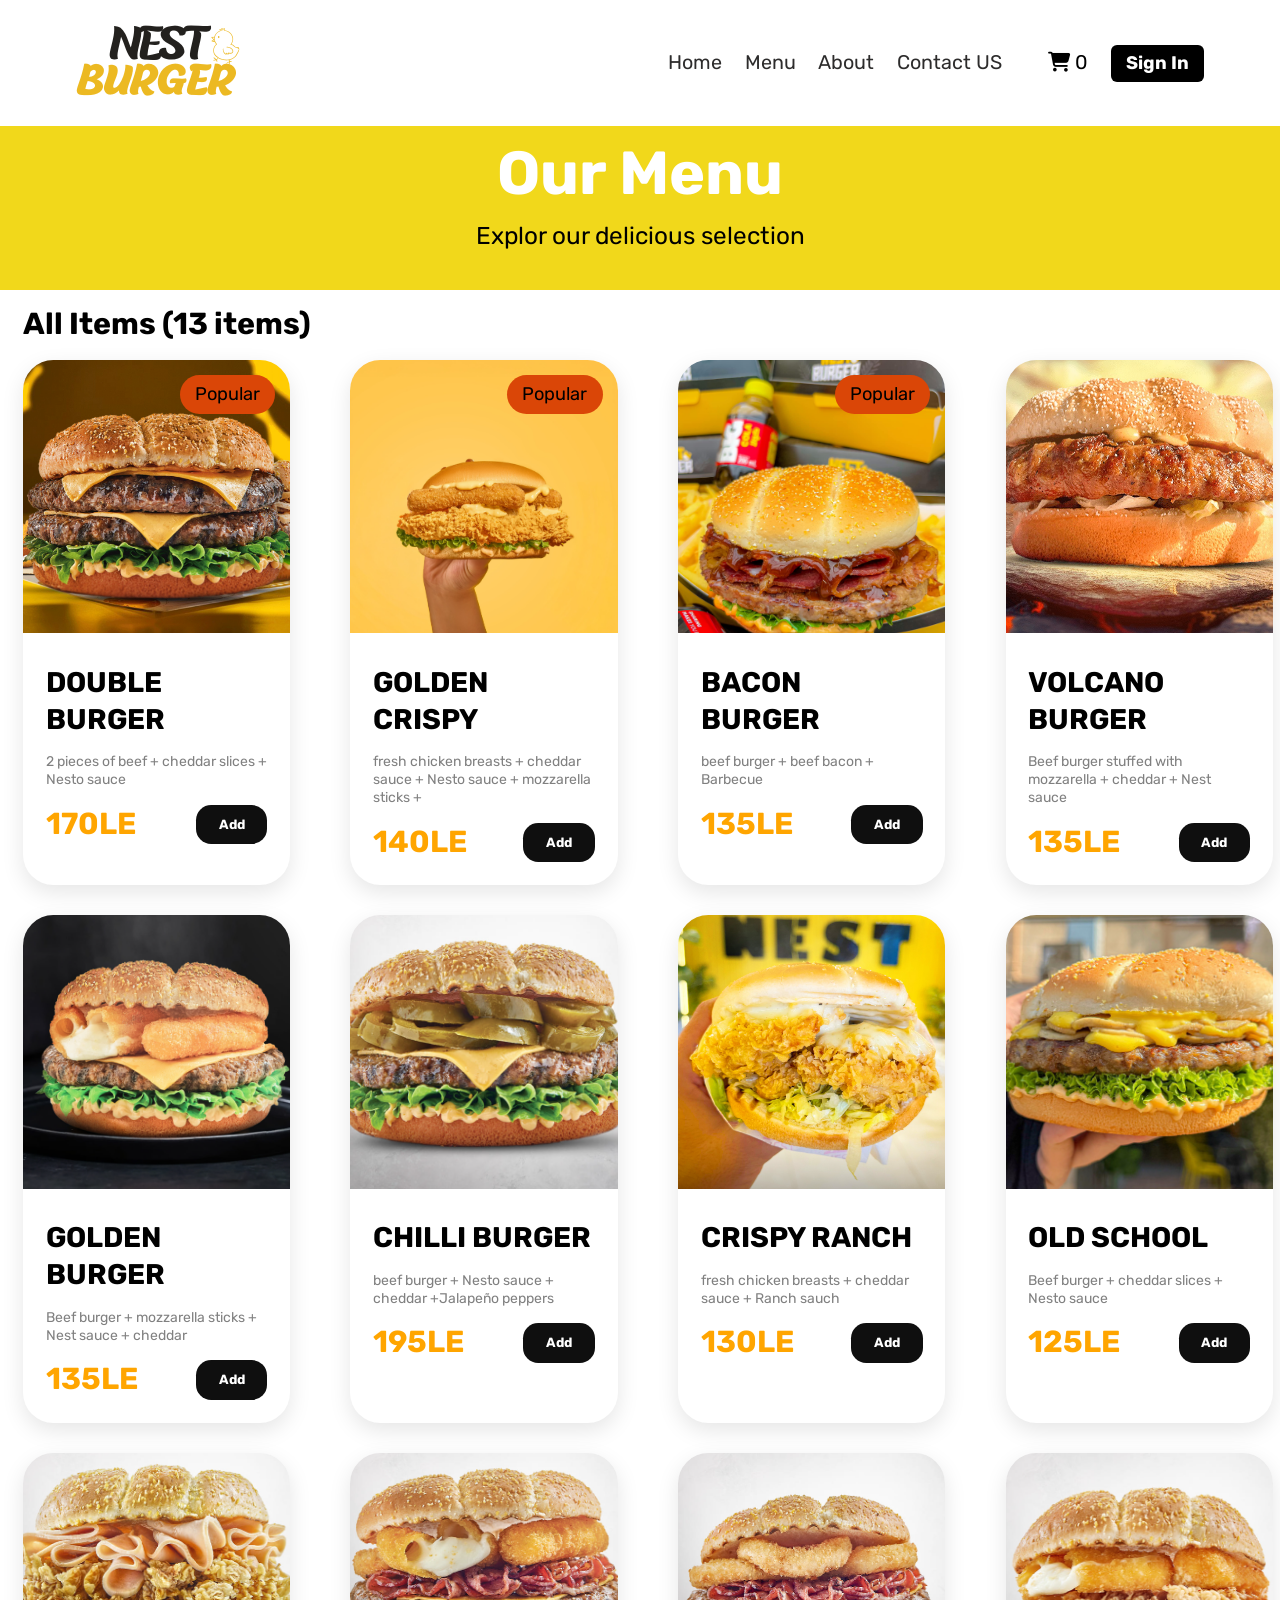
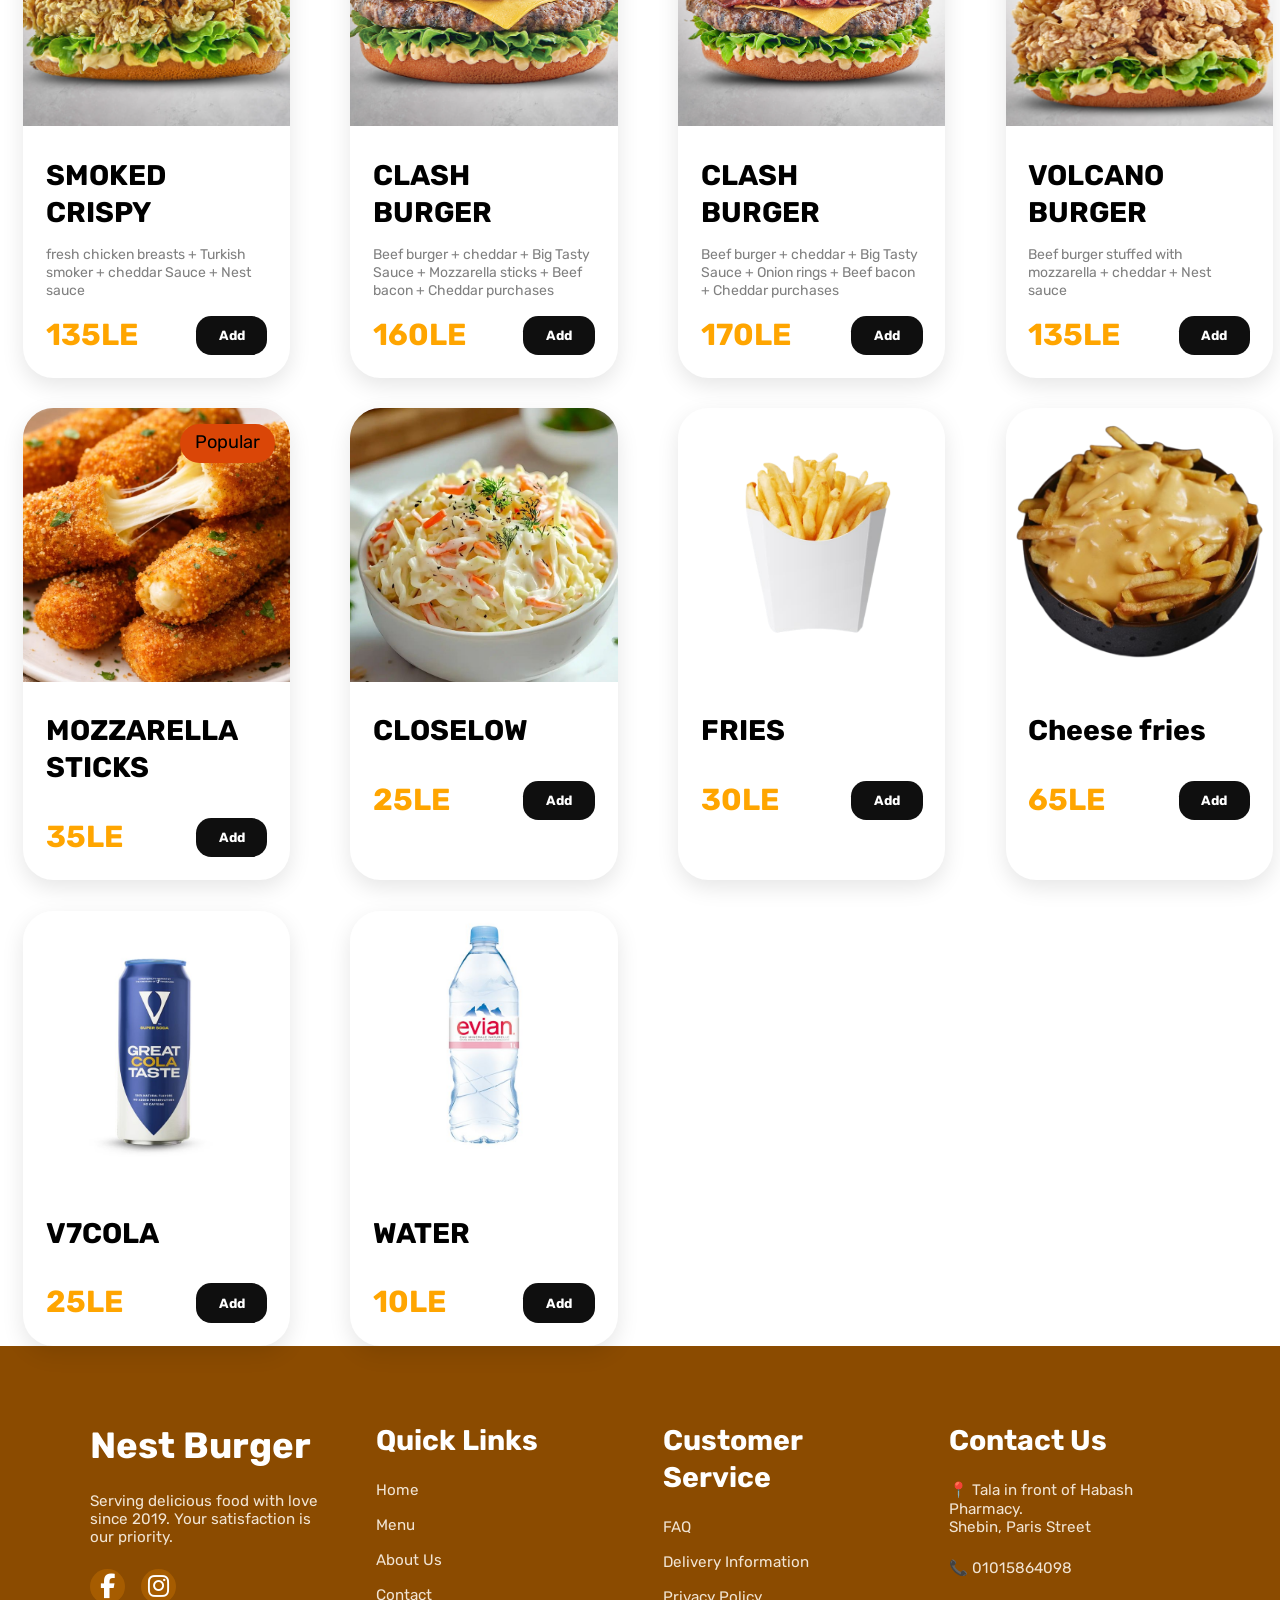
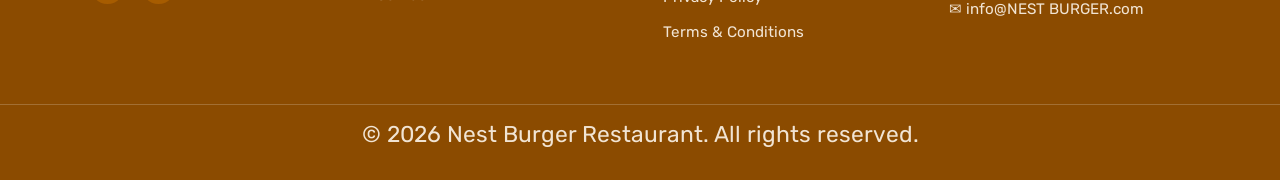
<file: menu.html>
<!doctype html>
<html lang="en">
  <head>
    <meta charset="UTF-8" />
    <meta name="viewport" content="width=device-width, initial-scale=1.0" />
    <link rel="icon" type="image/x-icon" href="image/logo.png" />
      <link
      rel="stylesheet"
      href="https://cdnjs.cloudflare.com/ajax/libs/font-awesome/6.5.0/css/all.min.css"
    />
    <link rel="stylesheet" href="styles/style.css" />
    <!-- <script src="./menu.js" defer></script> -->
    <script src="./main.js" defer=""></script>
 
    <title>Nest Burger</title>
  </head>
  <body>
    <div class="container">
      <header class="header">
        <div class="logoContent">
          <img
            class="logo"
            src="image/NESTO (1).png"
            alt="logo website"
          />
        </div>
        <div class="links">
          <a class="links__link" href="index.html">Home</a>
          <a class="links__link" href="menu.html">Menu</a>
          <a class="links__link" href="About.html">About</a>
          <a class="links__link" href="Contact.html">Contact US</a>


  <div class="cart-icon" onclick="goToCart()">
            <i class="fa-solid fa-cart-shopping"></i>
            <span id="cartCount">0</span>
          </div>

          <button class="signin-btn" onclick="goToLogin()">Sign In</button>

          <script>
            function goToLogin() {
              window.location.href = "login.html";
            }
          </script>
        </div>
      </header>
      <!-- menu -->

      <section class="menu">
        <div class="menu__text">
          <h2 class="menu__h2">Our Menu</h2>

          <p class="menu__p">Explor our delicious selection</p>
        </div>
      </section>
      <section>
        <h2 class="All__items">All Items (13 items)</h2>

        <div class="container1">
          <!-- Card -->
          <div class="card">
            <div class="image">
              <img
                src="image/Screenshot 2026-04-23 194233.png"
                alt=""
              />
              <span class="badge">Popular</span>
            </div>
            <div class="content">
              <h3>DOUBLE BURGER</h3>
              <p>
                2 pieces of beef + cheddar slices + Nesto sauce 
                
              </p>
              <div class="bottom">
                <span class="price">170LE</span>
               <button onclick="addToCart(this)">Add</button>
              </div>
            </div>
          </div>


 <div class="card">
            <div class="image">
              <img
                src="image/Screenshot 2026-04-23 194124.png"
                alt=""
              />
              <span class="badge">Popular</span>
            </div>
            <div class="content">
              <h3>GOLDEN CRISPY</h3>
              <p>
                fresh chicken breasts + cheddar sauce + Nesto sauce + mozzarella
                sticks +
              </p>
              <div class="bottom">
                <span class="price">140LE</span>
               <button onclick="addToCart(this)">Add</button>
              </div>
            </div>
          </div>


 <div class="card">
            <div class="image">
              <img
                src="image/Screenshot 2026-04-23 194158.png"
                alt=""
              />
              <span class="badge">Popular</span>
            </div>
            <div class="content">
              <h3>BACON BURGER</h3>
              <p>
                beef burger + beef bacon + Barbecue
              </p>
              <div class="bottom">
                <span class="price">135LE</span>
             <button onclick="addToCart(this)">Add</button>
              </div>
            </div>
          </div>


 <div class="card">
            <div class="image">
              <img
                src="image/Screenshot 2026-04-23 194250.png"
                alt=""
              />

            </div>
            <div class="content">
              <h3>VOLCANO BURGER</h3>
              <p>
                Beef burger stuffed with mozzarella + cheddar +  Nest sauce
              </p>
              <div class="bottom">
                <span class="price">135LE</span>
               <button onclick="addToCart(this)">Add</button>
              </div>
            </div>
          </div>

 <div class="card">
            <div class="image">
              <img
                src="image/Screenshot 2026-04-23 194306.png"
                alt=""
              />

            </div>
            <div class="content">
              <h3>GOLDEN BURGER</h3>
              <p>
               Beef burger + mozzarella
                sticks + Nest sauce + cheddar
              </p>
              <div class="bottom">
                <span class="price">135LE</span>
            <button onclick="addToCart(this)">Add</button>
              </div>
            </div>
          </div>


<div class="card">
            <div class="image">
              <img
                src="image/pic16.png"
                alt=""
              />

            </div>
            <div class="content">
              <h3>CHILLI BURGER</h3>
              <p>
                 beef burger +  Nesto sauce + cheddar +Jalapeño peppers
               
              </p>
              <div class="bottom">
                <span class="price">195LE</span>
              <button onclick="addToCart(this)">Add</button>
              </div>
            </div>
          </div>
  
<div class="card">
            <div class="image">
              <img
                src="image/Screenshot 2026-04-23 194218.png"
                alt=""
              />

            </div>
            <div class="content">
              <h3>CRISPY RANCH</h3>
              <p>
             fresh chicken breasts + cheddar sauce + Ranch sauch
              </p>
              <div class="bottom">
                <span class="price">130LE</span>
            <button onclick="addToCart(this)">Add</button>
              </div>
            </div>
          </div>


<div class="card">
            <div class="image">
              <img
                src="image/Screenshot 2026-04-25 130820.png"
                alt=""
              />

            </div>
            <div class="content">
              <h3>OLD SCHOOL</h3>
              <p>
                 Beef burger + cheddar slices + Nesto sauce
              </p>
              <div class="bottom">
                <span class="price">125LE</span>
            <button onclick="addToCart(this)">Add</button>
              </div>
            </div>
          </div>



 <div class="card">
            <div class="image">
              <img
                src="image/pic10.png"
                alt=""
              />

            </div>
            <div class="content">
              <h3>SMOKED CRISPY</h3>
              <p>
               fresh chicken breasts + Turkish smoker + cheddar Sauce +  Nest sauce
              </p>
              <div class="bottom">
                <span class="price">135LE</span>
               <button onclick="addToCart(this)">Add</button>
              </div>
            </div>
          </div>






 <div class="card">
            <div class="image">
              <img
                src="image/pic12.png"
                alt=""
              />

            </div>
            <div class="content">
              <h3>CLASH BURGER</h3>
              <p>
                Beef burger  + cheddar + Big Tasty Sauce + Mozzarella sticks + Beef bacon + Cheddar purchases
             
              </p>
              <div class="bottom">
                <span class="price">160LE</span>
               <button onclick="addToCart(this)">Add</button>
              </div>
            </div>
          </div>








 <div class="card">
            <div class="image">
              <img
                src="image/pic15 (1).png"
                alt=""
              />

            </div>
            <div class="content">
              <h3>CLASH BURGER</h3>
              <p>
                Beef burger  + cheddar + Big Tasty Sauce + Onion rings + Beef bacon + Cheddar purchases
              </p>
              <div class="bottom">
                <span class="price">170LE</span>
               <button onclick="addToCart(this)">Add</button>
              </div>
            </div>
          </div>




 <div class="card">
            <div class="image">
              <img
                src="image/pic14.png"
                alt=""
              />

            </div>
            <div class="content">
              <h3>VOLCANO BURGER</h3>
              <p>
                Beef burger stuffed with mozzarella + cheddar +  Nest sauce
              </p>
              <div class="bottom">
                <span class="price">135LE</span>
               <button onclick="addToCart(this)">Add</button>
              </div>
            </div>
          </div>
















<div class="card">
            <div class="image">
              <img
                src="image/Crispy Mozzarella Sticks 2026 _ Ultimate Cheese Pull Fast Food Snack Close-Up.jpg"
                alt=""
              />
 <span class="badge">Popular</span>
            </div>
            <div class="content">
              <h3>MOZZARELLA STICKS</h3>
            <br>
              <div class="bottom">
                <span class="price">35LE</span>
              <button onclick="addToCart(this)">Add</button>
              </div>
            </div>
          </div>
 

<div class="card">
            <div class="image">
              <img
                src="image/The KFC Coleslaw Secret_ No Buttermilk Needed.jpg"
                alt=""
              />

            </div>
            <div class="content">
              <h3>CLOSELOW</h3>
            <br>
              <div class="bottom">
                <span class="price">25LE</span>
          <button onclick="addToCart(this)">Add</button>
              </div>
            </div>
          </div>


<div class="card">
            <div class="image">
              <img
                src="image/fries.png"
                alt=""
              />

            </div>
            <div class="content">
              <h3>FRIES</h3>
             <br>
              <div class="bottom">
                <span class="price">30LE</span>
              <button onclick="addToCart(this)">Add</button>
              </div>
            </div>
          </div>




<div class="card">
            <div class="image">
              <img
                src="image/cheese fries.png"
                alt=""
              />

            </div>
            <div class="content">
              <h3> Cheese fries</h3>
             <br>
              <div class="bottom">
                <span class="price">65LE</span>
              <button onclick="addToCart(this)">Add</button>
              </div>
            </div>
          </div>






<div class="card">
            <div class="image">
              <img
                src="image/cola_zz.jpg"
                alt=""
              />

            </div>
            <div class="content">
            <h3>V7COLA</h3>
           <br>
             
              <div class="bottom">
                <span class="price">25LE</span>
              <button onclick="addToCart(this)">Add</button>
              </div>
            </div>
          </div>

          
<div class="card">
            <div class="image">
              <img
                src="image/Water.jpg"
                alt=""
              />

            </div>
            <div class="content">
              <h3>WATER</h3>
              <br>
              <div class="bottom">
                <span class="price">10LE</span>
         <button onclick="addToCart(this)">Add</button>
              </div>
            </div>
          </div>






        </div>



      <footer class="footer">
        <div class="footer__content">
          <!-- COL 1 -->
          <div class="footer__col">
            <h2>Nest Burger</h2>
            <p>
              Serving delicious food with love since 2019. Your satisfaction is
              our priority.
            </p>

            <div class="social">
              <a href="https://www.facebook.com/nestburgereg"
                ><i class="fa-brands fa-facebook-f"></i
              ></a>

              <a
                href="https://www.instagram.com/nestburgereg?fbclid=IwY2xjawRetT1leHRuA2FlbQIxMABicmlkETFRQWN4d3VvRmhYd2dGQ2NJc3J0YwZhcHBfaWQQMjIyMDM5MTc4ODIwMDg5MgABHhnYh9oYg4Qmd0EId7X0Z_3O1UnzCYoUSy2dfSEflBR_VuxQcuTI4bplLcEa_aem_mdWqXwZXkEq5YWrZVXVkdQ"
                ><i class="fa-brands fa-instagram"></i
              ></a>
            </div>
          </div>

          <!-- COL 2 -->
          <div class="footer__col">
            <h3>Quick Links</h3>
            <ul>
              <li><a href="index.html">Home</a></li>
              <li><a href="menu.html">Menu</a></li>
              <li><a href="About.html">About Us</a></li>
              <li><a href="Contact.html">Contact</a></li>
            </ul>
          </div>

          <!-- COL 3 -->
          <div class="footer__col">
            <h3>Customer Service</h3>
            <ul>
              <li><a href="#">FAQ</a></li>
              <li><a href="#">Delivery Information</a></li>
              <li><a href="#">Privacy Policy</a></li>
              <li><a href="#">Terms & Conditions</a></li>
            </ul>
          </div>

          <!-- COL 4 -->
          <div class="footer__col4">
            <h3>Contact Us</h3>
            <p>
              📍 Tala in front of Habash Pharmacy.<br />
              Shebin, Paris Street
            </p>
            <p>📞 01015864098</p>
            <p>✉ info@NEST BURGER.com</p>
          </div>
        </div>

        <div class="footer__bottom">
          <p>© 2026 Nest Burger Restaurant. All rights reserved.</p>
        </div>
      </footer>





  </body>
</html>
</file>
<file: styles/style.css>
@charset "UTF-8";
@import url("https://fonts.googleapis.com/css2?family=Anton&family=Rubik:ital,wght@0,300..900;1,300..900&display=swap");
* {
  margin: 0;
  padding: 0;
  font-family: "Rubik", sans-serif;
}

*,
*::before,
*::after {
  box-sizing: border-box;
}

.burger {
  display: none;
}

a {
  text-decoration: none;
  color: inherit;
  display: inline-block;
}

button {
  background-color: transparent;
  border: none;
  cursor: pointer;
  border: 0;
}

ul,
ol {
  list-style: none;
}

html {
  font-size: 95%; /* desktop */
}

body {
  font-size: 1.6rem;
  font-family: "Rubik", sans-serif;
  line-height: 1.3;
}

.container {
  display: flex;
  flex-direction: column;
}

.header {
  display: flex;
  align-items: center;
  justify-content: space-between;
  background-color: rgb(255, 255, 255);
  width: 100%;
}
.header .logoContent {
  margin: 1.5rem 5rem;
}
.header .logo {
  width: 50%;
}
.header .links {
  display: flex;
  gap: 1.5rem;
  margin-right: 5rem;
  align-items: center;
  font-size: 1.3rem;
}
.header .links__link {
  color: rgb(45, 44, 44);
}
.header .links__link:hover {
  color: #f1d81b;
}

.signin-btn {
  background-color: #000000;
  color: rgb(255, 255, 255);
  padding: 0.5rem 1rem;
  border-radius: 6px;
  cursor: pointer;
  font-size: 1.2rem;
  transition: 0.3s;
}

.signin-btn:hover {
  background-color: #f1d81b;
}

.text1 {
  background-color: #e8e4bc;
  display: flex;
  justify-content: center;
  align-items: center;
  width: 100%;
  min-height: 100vh;
  padding: 4rem 5%;
  gap: 2rem;
}

.column1 {
  flex: 1;
  display: flex;
  align-items: center;
}

.pargraph {
  font-size: 3.1rem;
  line-height: 1.2;
  font-weight: 600;
}

.Food {
  color: #f1d81b;
}

.desc {
  margin-top: 20px;
  font-size: 1.2rem;
  color: #555;
  line-height: 1.6;
  max-width: 500px;
}

.buttons {
  margin-top: 30px;
  display: flex;
  align-items: center;
  gap: 20px;
}

.order {
  background: #f1d81b;
  color: white;
  border: none;
  padding: 15px 30px;
  border-radius: 30px;
  font-size: 1rem;
  cursor: pointer;
}

.watch {
  font-size: 1rem;
  color: #333;
  cursor: pointer;
}

/* الصورة */
.column2 {
  flex: 1;
  display: flex;
  justify-content: center;
  align-items: center;
}

.img-boy {
  width: 100%;
  max-width: 700px;
  height: auto;
}

.menu {
  background-color: #f1d81b;
}

.menu__text {
  display: flex;
  justify-content: center;
  align-items: center;
  flex-direction: column;
  padding-bottom: 2.5rem;
}

.menu__h2 {
  font-size: 4rem;
  padding: 0.5rem 0;
  color: #ffffff;
}

.menu__p {
  color: #000000;
}

.All__items {
  padding-left: 1.5rem;
  padding-top: 1rem;
  padding-bottom: 1rem;
  font-size: 2rem;
}

.container1 {
  display: grid;
  grid-template-columns: repeat(4, 1fr);
  gap: 2rem;
}

.card {
  width: 90%;
  background: white;
  border-radius: 2rem;
  overflow: hidden;
  box-shadow: 0 0.5rem 1.5rem rgba(0, 0, 0, 0.1);
  transition: 0.3s;
  margin-left: 1.5rem;
}

.card:hover {
  transform: translateY(-5px);
}

.image {
  position: relative;
}

.image img {
  width: 100%;
  height: 18rem;
  -o-object-fit: cover;
     object-fit: cover;
}

.badge {
  position: absolute;
  top: 1rem;
  right: 1rem;
  background: #da4607;
  padding: 0.5rem 1rem;
  border-radius: 2rem;
  font-size: 1.2rem;
}

.content {
  padding: 1.5rem;
}

.content h3 {
  margin: 0;
}

.content p {
  font-size: 14px;
  color: gray;
  margin: 1rem 0;
}

.bottom {
  display: flex;
  justify-content: space-between;
  align-items: center;
}

.price {
  color: rgb(255, 231, 14);
  font-weight: bold;
  font-size: 2rem;
}

button {
  background: rgb(15, 15, 15);
  border: none;
  padding: 0.8rem 1.5rem;
  border-radius: 1rem;
  cursor: pointer;
  color: white;
  font-weight: bold;
}
button:hover {
  background-color: #f1d81b;
}

.popular__content {
  text-align: center;
}

.popular__h2 {
  font-size: 3rem;
  margin-top: 7rem;
}

.popular__p {
  margin: 1.5rem 0 1.5rem;
  font-size: 1.2rem;
}

.pouplar__imag {
  margin: 1rem 0 0 1rem;
}

.View__menu {
  display: flex;
  justify-content: center;
  align-items: center;
  margin: 3rem 0;
}

.popular__link {
  background: #f1d81b;
  color: white;
  border: none;
  padding: 1rem 2rem;
  margin-top: 1rem;
  margin-bottom: 3rem;
  border-radius: 20px;
  font-size: 1.5rem;
  cursor: pointer;
  text-align: center;
}

.arrow__menu {
  font-size: 1.5rem;
}

.story {
  background-color: #e8e4bc;
  margin-top: 1rem;
  display: grid;
  grid-template-columns: repeat(2, 1fr);
}

.story__content {
  margin-left: 4rem;
  margin-top: 1rem;
}

.story__h2 {
  margin-top: 1rem;
  margin-bottom: 2rem;
  font-size: 3rem;
  color: #090909;
}

.story__p {
  font-size: 1.5rem;
  color: #786848;
  line-height: 2rem;
  margin-bottom: 1rem;
}

.About__story__img {
  display: flex;
}

.story__img {
  width: 60%;
  margin-left: 8rem;
}

.about__us {
  padding-left: 1rem;
  background-color: #f1d81b;
  text-align: center;
}

.about__h2 {
  font-size: 4rem;
  color: #ffffff;
  margin-top: 1rem;
}

.about__p {
  font-size: 1.1rem;
  color: #555;
  margin-bottom: 2rem;
  margin-top: 1rem;
}

.About__story {
  display: grid;
  grid-template-columns: 1.2fr 1fr;
  background-color: #f6f4e2;
  padding: 4rem 3rem;
  align-items: center;
  background-color: #f6f4e2;
}

.About__story__content {
  max-width: 600px;
  margin-left: 2rem;
}

.About__story__h2 {
  font-size: 3rem;
  margin-bottom: 1.5rem;
}

.About__story__p {
  line-height: 2.5rem;
  margin-bottom: 1.5rem;
  color: #555;
}

.About__story__num {
  display: grid;
  grid-template-columns: repeat(2, 1fr);
  gap: 3rem;
  justify-items: center;
}

.num__h3 {
  color: #ead4a8;
  font-size: 5rem;
  font-weight: 500;
  margin-bottom: 0.5rem;
}

.num__p {
  font-size: 2rem;
  color: #5c5b5a;
}

.values {
  background: var(--bg);
  padding: 80px 20px;
  text-align: center;
  background-color: #ffffff;
}

.values__title {
  font-size: 3.6rem;
  margin-bottom: 1rem;
}

.values__subtitle {
  margin-bottom: 5rem;
  color: #555;
}

.values__cards {
  display: grid;
  grid-template-columns: repeat(auto-fit, minmax(220px, 1fr));
  gap: 25px;
}

.card__About {
  background-color: #e9ebd0;
  padding: 3rem 2rem;
  border-radius: 1.5rem;
  box-shadow: 0 10px 25px rgba(0, 0, 0, 0.05);
  transition: 0.3s;
}

.card__About:hover {
  transform: translateY(-5px);
}

.card__icon {
  width: 70px;
  height: 70px;
  margin: 0 auto 20px;
  background: var(--yellow);
  border-radius: 50%;
  display: flex;
  align-items: center;
  justify-content: center;
  font-size: 28px;
}

.card__About h3 {
  margin-bottom: 10px;
  color: #000000;
}

.card__About p {
  font-size: 14px;
  line-height: 1.6;
  color: #555;
}

.Contact {
  background-color: #f1d81b;
}

.Contact__text {
  text-align: center;
}

.contact__all {
  background: #e7e3cf;
  padding: 5rem 0;
}

.contact__content {
  width: 90%;
  max-width: 110rem;
  margin: auto;
  display: grid;
  grid-template-columns: 1fr 1fr;
  gap: 3rem;
}

/* LEFT SIDE */
.contact__info h2 {
  font-size: 3rem;
  margin-bottom: 3rem;
}

.info-box {
  display: flex;
  align-items: flex-start;
  margin-bottom: 2rem;
}

.icon {
  background: #ffe11b;
  padding: 1.2rem;
  border-radius: 1rem;
  margin-right: 1.5rem;
  margin-bottom: 3rem;
  font-size: 2rem;
}

/* RIGHT SIDE */
.contact__form {
  background: #f5f5f5;
  padding: 5rem;
  margin-left: 7rem;
  border-radius: 2rem;
}

.contact__form h2 {
  margin-bottom: 2rem;
}

.contact__form form {
  display: flex;
  flex-direction: column;
  gap: 1.5rem;
}

.contact__form input,
.contact__form select,
.contact__form textarea {
  padding: 1.2rem;
  border-radius: 1rem;
  border: 1px solid #ffffff;
}

.contact__form textarea {
  min-height: 12rem;
  resize: none;
}

.contact__form button {
  background: #fff048;
  border: none;
  padding: 1.2rem;
  border-radius: 1rem;
  cursor: pointer;
  font-weight: bold;
  transition: 0.3s;
}

.footer {
  background: #8b4b00;
  color: #fff;
  padding: 5rem 0 2rem;
  font-family: Arial, sans-serif;
}

.footer__content {
  width: 90%;
  max-width: 1100px;
  margin: auto;
  display: grid;
  grid-template-columns: repeat(4, 1fr);
  gap: 3rem;
}

.footer__col h2,
.footer__col h3 {
  margin-bottom: 1.5rem;
}

.footer__col p {
  line-height: 1.2;
  color: #f1e4d3;
  font-size: 1rem;
}

.footer__col ul {
  list-style: none;
  padding: 0;
  font-size: 1rem;
}

.footer__col ul li {
  margin-bottom: 1rem;
}

.footer__col ul li a {
  color: #f1e4d3;
  text-decoration: none;
  transition: 0.3s;
  font-size: 1rem;
}

.footer__col ul li a:hover {
  color: #ffdb38;
}

.footer__col4 h3 {
  margin-bottom: 1.5rem;
}

.footer__col4 p {
  line-height: 1.2;
  color: #f1e4d3;
  font-size: 1rem;
  margin-bottom: 1.5rem;
}

/* SOCIAL */
.social {
  margin-top: 1.5rem;
}

.social a {
  display: inline-block;
  width: 35px;
  height: 35px;
  background: #a65c00;
  color: #fff;
  text-align: center;
  line-height: 35px;
  border-radius: 50%;
  margin-right: 10px;
  text-decoration: none;
  transition: 0.3s;
}

.social a:hover {
  background: #b6b632;
  color: #000;
}

/* BOTTOM */
.footer__bottom {
  border-top: 1px solid rgba(255, 255, 255, 0.2);
  margin-top: 3rem;
  text-align: center;
  padding-top: 1rem;
  color: #f1e4d3;
  font-size: 1.5rem;
}

.cart-container {
  display: flex;
  gap: 20px;
  padding: 30px;
  background: #f5f2e9;
}

.cart-left {
  flex: 2;
  background: #fff;
  padding: 20px;
  border-radius: 15px;
}

.cart-right {
  flex: 1;
  background: #fff;
  padding: 2rem;
  border-radius: 1.5rem;
  height: -moz-fit-content;
  height: fit-content;
}

.top {
  display: flex;
  justify-content: space-between;
}

.clear {
  color: red;
  cursor: pointer;
}

.item {
  display: flex;
  align-items: center;
  justify-content: space-between;
  padding: 1.5rem;
  border: 1px solid #eee;
  border-radius: 1.2rem;
  margin-top: 1.5rem;
}

.item img {
  width: 8rem;
  height: 8rem;
  border-radius: 1rem;
  -o-object-fit: cover;
     object-fit: cover;
}

.info {
  flex: 1;
  margin-left: 1.5rem;
}

.price {
  color: orange;
  font-weight: bold;
}

.qty {
  display: flex;
  align-items: center;
  gap: 1rem;
}

.qty button {
  padding: 5px 10px;
  border: none;
  border-radius: 8px;
  cursor: pointer;
}

.delete {
  color: red;
  cursor: pointer;
  padding-left: 2rem;
}

.row {
  display: flex;
  justify-content: space-between;
  margin: 10px 0;
}

.total {
  font-size: 18px;
  font-weight: bold;
}

.checkout-btn {
  width: 100%;
  padding: 15px;
  background: #f5b800;
  border: none;
  border-radius: 10px;
  margin-top: 15px;
  cursor: pointer;
  font-size: 16px;
}

.cart-icon {
  position: relative;
  cursor: pointer;
  margin-left: 1.5rem;
}

.checkout-container {
  display: flex;
  justify-content: center;
  gap: 4rem;
  padding: 6rem 2rem;
  background: #f5f5f5;
  flex-wrap: wrap;
  align-items: flex-start;
}

/* الكروت */
.checkout-left {
  background: #fff;
  padding: 2.5rem;
  border-radius: 1.5rem;
  box-shadow: 0 1rem 2.5rem rgba(0, 0, 0, 0.08);
  transition: 0.3s;
  width: 400px;
  max-height: 500px;
  overflow: auto;
}

.checkout-right {
  width: 400px;
  background: #fff;
  padding: 2.5rem;
  border-radius: 15px;
  box-shadow: 0 1rem 2.5rem rgba(0, 0, 0, 0.08);
  transition: 0.3s;
}

.checkout-left:hover,
.checkout-right:hover {
  transform: translateY(-5px);
}

/* العناوين */
.checkout-left h2,
.checkout-right h2 {
  margin-bottom: 20px;
  font-weight: 600;
  color: #000000;
}

/* الفورم */
.checkout-left input {
  display: block;
  width: 100%;
  margin: 12px 0;
  padding: 12px;
  border: 1px solid #ddd;
  border-radius: 8px;
  font-size: 1.4rem;
  transition: 0.3s;
}

.checkout-left input:focus {
  border-color: #ffffff;
  outline: none;
  box-shadow: 0 0 0 2px rgba(0, 0, 0, 0.05);
}

/* الزرار */
.checkout-left button {
  width: 100%;
  padding: 1.4rem;
  margin-top: 1rem;
  background: #000;
  color: #fff;
  border: none;
  border-radius: 0.8rem;
  font-size: 1.6rem;
  cursor: pointer;
  transition: 0.3s;
}

#confirmBtn.loading {
  background: #999;
  cursor: not-allowed;
}

#confirmBtn.success {
  background: #2ecc71;
  transform: scale(1.05);
}

/* حركة خفيفة */
#confirmBtn {
  transition: 0.3s;
}

/* الاوردر */
.checkout-right p,
.checkout-right h3 {
  display: flex;
  justify-content: space-between;
  margin: 1rem 0;
  font-size: 1.5rem;
}

.checkout-right hr {
  border: none;
  border-top: 0.1rem solid #eee;
  margin: 1.5rem 0;
}

.checkout-right h3 {
  font-size: 18px;
  font-weight: bold;
}

/* الجزء الشمال (صورة + بيانات) */
.item-left {
  display: flex;
  align-items: center;
  gap: 1.2rem;
}

.item-img {
  width: 6rem;
  height: 6rem;
  border-radius: 1rem;
  -o-object-fit: cover;
     object-fit: cover;
}

.order-item {
  padding-top: 2rem;
  display: flex;
  justify-content: space-between;
  align-items: center;
}

/* ========================= */
/* 📱 Mobile (max-width: 768px) */
/* ========================= */
@media (max-width: 48rem) {
  html {
    font-size: 75%;
  }
  .logo {
    margin-left: 4.5rem;
  }
  /* HEADER */
  .header {
    flex-direction: column;
  }
  .links {
    flex-wrap: wrap;
    justify-content: center;
    margin-left: 4rem;
  }
  .signin-btn {
    margin-bottom: 0.4rem;
  }
  /* HERO */
  .text1 {
    flex-direction: column;
    text-align: center;
  }
  .pargraph {
    font-size: 2.4rem;
  }
  .desc {
    max-width: 100%;
  }
  .buttons {
    justify-content: center;
  }
  /* MENU */
  .container1 {
    grid-template-columns: 1fr;
  }
  /* STORY */
  .story {
    grid-template-columns: 1fr;
  }
  .story__img {
    width: 100%;
    margin: 0;
  }
  /* ABOUT */
  .About__story {
    grid-template-columns: 1fr;
    text-align: center;
  }
  .About__story__num {
    grid-template-columns: 1fr;
  }
  /* CONTACT */
  .contact__content {
    grid-template-columns: 1fr;
  }
  .contact__form {
    margin-left: 0;
    padding: 2rem;
  }
  /* FOOTER */
  .footer__content {
    grid-template-columns: 1fr;
    text-align: center;
  }
  /* CART */
  .cart-container {
    flex-direction: column;
  }
  .item {
    flex-direction: column;
    gap: 1rem;
    text-align: center;
  }
  /* CHECKOUT */
  .checkout-container {
    flex-direction: column;
    align-items: center;
  }
  .checkout-left,
  .checkout-right {
    width: 100%;
  }
  .image {
    height: 40rem; /* مساحة أكبر للصورة */
    display: flex;
    align-items: center;
    justify-content: center;
    background: #ffffff; /* فراغ خفيف */
    border-radius: 1.5rem 1.5rem 0 0;
  }
  .container1 {
    display: flex;
    align-items: center;
    justify-content: center;
    flex-direction: column;
  }
  .image img {
    border-radius: 2rem;
    width: 95%;
    height: 80%;
  }
  .card {
    margin-right: 1.5rem;
    width: 90%;
  }
}
/* ========================= */
/* 📲 Tablet (768px - 1024px) */
/* ========================= */
@media (min-width: 48rem) and (max-width: 64rem) {
  html {
    font-size: 62.5%; /* 1rem = 10px */
  }
  /* MENU */
  .container1 {
    grid-template-columns: repeat(2, 1fr);
  }
  /* STORY */
  .story {
    grid-template-columns: 1fr;
  }
  /* ABOUT */
  .About__story {
    grid-template-columns: 1fr;
  }
  /* CONTACT */
  .contact__content {
    grid-template-columns: 1fr;
  }
  /* FOOTER */
  .footer__content {
    grid-template-columns: repeat(2, 1fr);
  }
  /* CHECKOUT */
  .checkout-left,
  .checkout-right {
    width: 90%;
  }
}/*# sourceMappingURL=style.css.map */
</file>
